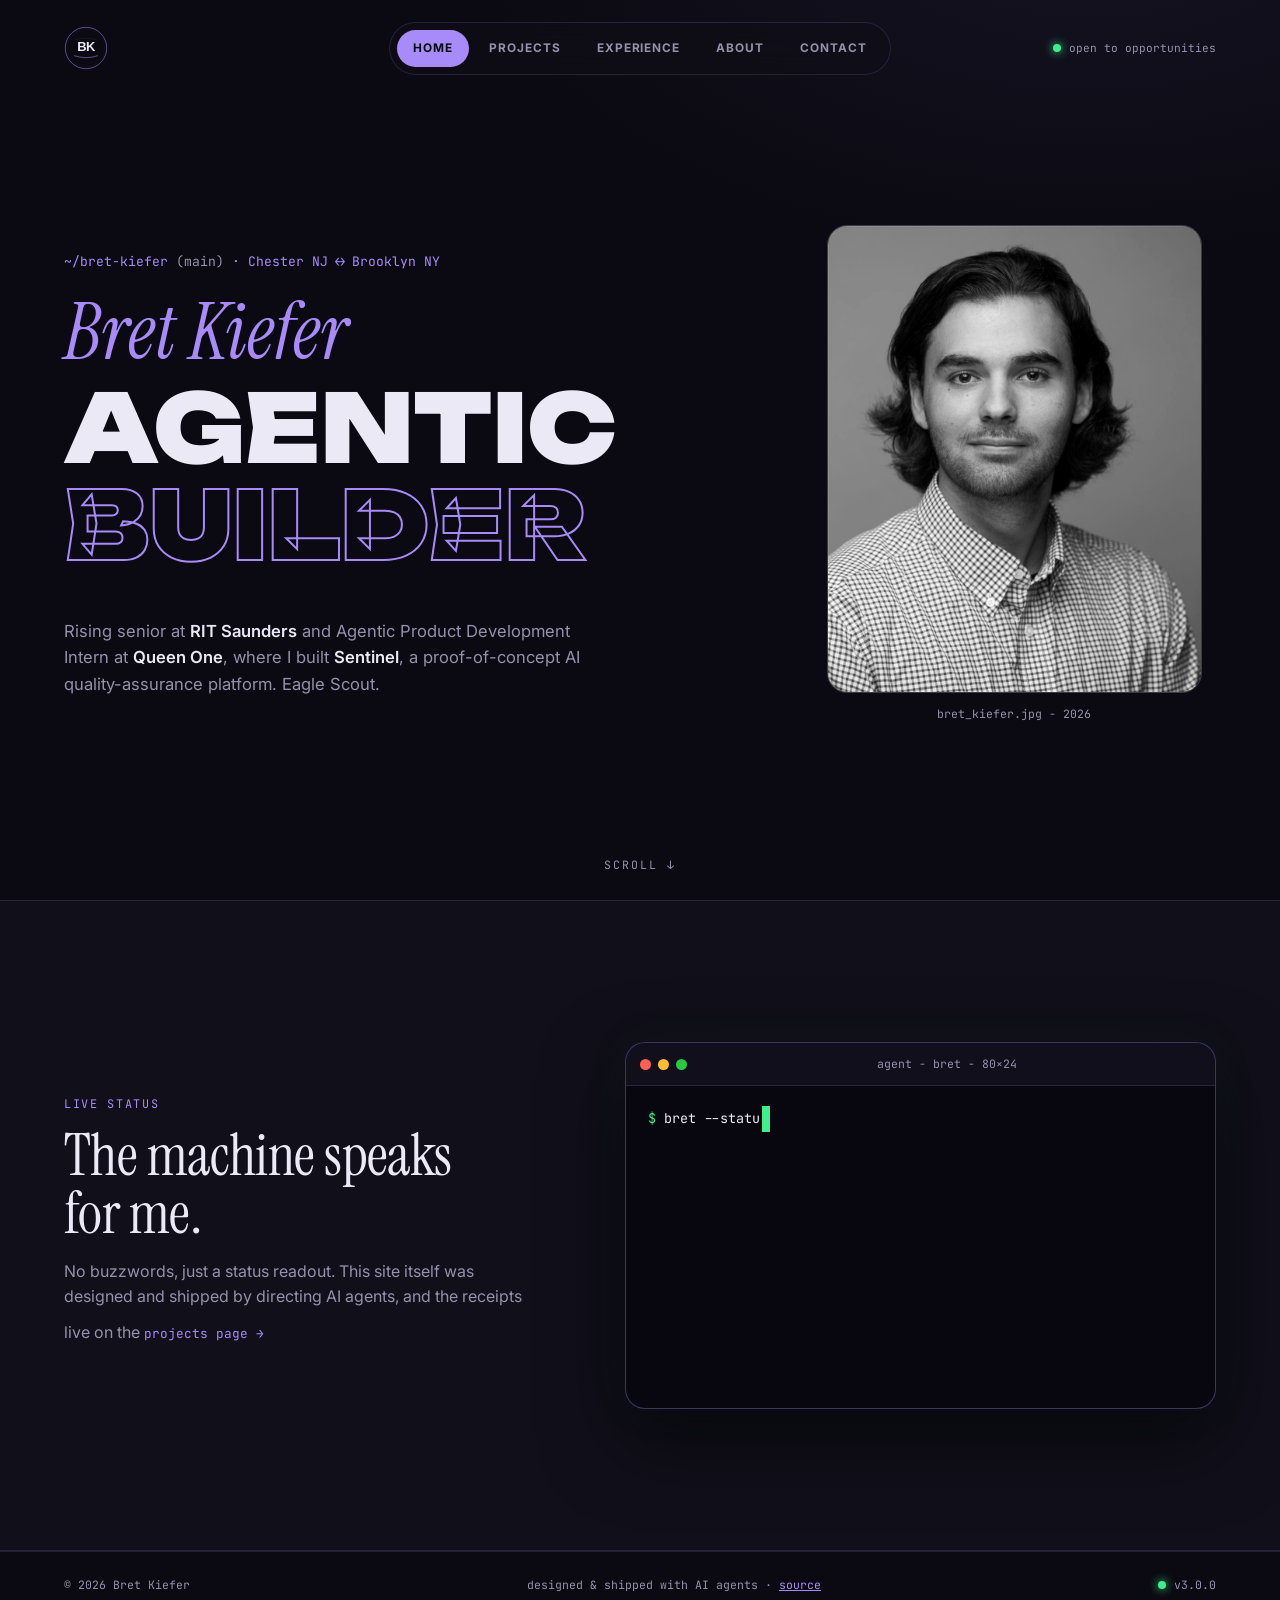
<file: index.html>
<!doctype html>
<html lang="en">
  <head>
    <meta charset="utf-8">
    <meta name="viewport" content="width=device-width, initial-scale=1">
    <title>Bret Kiefer | Agentic Builder</title>
    <meta
      name="description"
      content="Bret Kiefer directs AI agents to build business systems. Agentic Product Development Intern at Queen One, MIS student at RIT Saunders College of Business."
    >
    <meta name="keywords" content="Bret Kiefer, agentic builder, AI agents, MIS, RIT, Saunders College of Business, Queen One, portfolio, resume">
    <meta name="author" content="Bret Kiefer">
    <meta name="robots" content="index, follow">
    <link rel="canonical" href="https://kiefer.xyz/">
    <meta property="og:title" content="Bret Kiefer | Agentic Builder">
    <meta property="og:description" content="Bret Kiefer directs AI agents to build business systems. Agentic Product Development Intern at Queen One, MIS student at RIT Saunders College of Business.">
    <meta property="og:type" content="website">
    <meta property="og:url" content="https://kiefer.xyz/">
    <meta property="og:image" content="https://kiefer.xyz/assets/bret-kiefer-profile.png">
    <meta property="og:site_name" content="Bret Kiefer">
    <meta name="twitter:card" content="summary">
    <meta name="twitter:title" content="Bret Kiefer | Agentic Builder">
    <meta name="twitter:description" content="Directing AI agents to build real business systems.">
    <meta name="twitter:image" content="https://kiefer.xyz/assets/bret-kiefer-profile.png">
    <script type="application/ld+json">
    {
      "@context": "https://schema.org",
      "@type": "Person",
      "name": "Bret Kiefer",
      "url": "https://kiefer.xyz",
      "image": "https://kiefer.xyz/assets/bret-kiefer-profile.png",
      "jobTitle": "Agentic Builder",
      "email": "Bret@kiefer.xyz",
      "sameAs": [
        "https://www.linkedin.com/in/bretkiefer/",
        "https://github.com/Bretmkiefer"
      ],
      "alumniOf": {
        "@type": "CollegeOrUniversity",
        "name": "Rochester Institute of Technology"
      },
      "worksFor": [
        {
          "@type": "Organization",
          "name": "Sweet Valley Venture"
        },
        {
          "@type": "Organization",
          "name": "Queen One"
        }
      ]
    }
    </script>
    <link rel="preconnect" href="https://fonts.googleapis.com">
    <link rel="preconnect" href="https://fonts.gstatic.com" crossorigin>
    <link href="https://fonts.googleapis.com/css2?family=Unbounded:wght@500;700;900&family=Instrument+Serif:ital@0;1&family=Inter:wght@400;500;600;700&family=JetBrains+Mono:wght@400;500;700&display=swap" rel="stylesheet">
    <link rel="icon" href="favicon.svg" type="image/svg+xml">
    <link rel="stylesheet" href="styles.css">
  </head>
  <body>
    <header class="site-header">
      <a class="brand" href="index.html" aria-label="Bret Kiefer home">
        <img class="brand-logo" src="assets/bk-logo.svg" alt="BK" width="40" height="40">
      </a>
      <button class="nav-toggle" type="button" aria-label="Toggle navigation" aria-expanded="false">
        <span></span>
        <span></span>
      </button>
      <nav class="site-nav" aria-label="Primary navigation">
        <a href="index.html" class="active" aria-current="page">Home</a>
        <a href="projects.html">Projects</a>
        <a href="experience.html">Experience</a>
        <a href="about.html">About</a>
        <a href="contact.html">Contact</a>
      </nav>
      <div class="header-status mono">
        <span class="status-dot" aria-hidden="true"></span>
        <span>open to opportunities</span>
      </div>
    </header>

    <main id="top">
      <!-- ============ HERO ============ -->
      <section class="hero home-hero">
        <div class="home-hero-grid">
          <div class="home-hero-copy">
            <p class="hero-kicker mono reveal">~/bret-kiefer <span class="dim">(main)</span> · Chester NJ ↔ Brooklyn NY</p>
            <p class="hero-name serif reveal">Bret Kiefer</p>
            <h1 class="hero-title" aria-label="Agentic Builder">
              <span class="hero-line reveal">Agentic</span>
              <span class="hero-line hero-line-outline reveal">Builder</span>
            </h1>
            <p class="hero-lede reveal">
              Rising senior at <strong>RIT Saunders</strong> and Agentic Product Development Intern at
              <strong>Queen One</strong>, where I built <strong>Sentinel</strong>, a
              proof-of-concept AI quality-assurance platform. Eagle Scout.
            </p>
          </div>
          <figure class="about-media home-portrait reveal">
            <img src="assets/bret-kiefer-profile.jpg" alt="Bret Kiefer headshot">
            <figcaption class="mono">bret_kiefer.jpg - 2026</figcaption>
          </figure>
        </div>
        <a class="scroll-hint mono" href="#terminal-band" aria-label="Scroll to content">scroll ↓</a>
      </section>

      <!-- ============ TERMINAL BAND ============ -->
      <section class="terminal-band" id="terminal-band" aria-label="Live status terminal">
        <div class="terminal-band-inner">
          <div class="terminal-intro">
            <span class="section-label mono">live status</span>
            <h2 class="serif">The machine speaks for&nbsp;me.</h2>
            <p>
              No buzzwords, just a status readout. This site itself was designed and shipped
              by directing AI agents, and the receipts live on the
              <a class="text-link mono" href="projects.html">projects page →</a>
            </p>
          </div>
          <div class="terminal reveal" role="img" aria-label="Terminal showing Bret Kiefer's current status">
            <div class="terminal-bar">
              <span class="t-dot red"></span>
              <span class="t-dot yellow"></span>
              <span class="t-dot green"></span>
              <span class="terminal-title mono">agent - bret - 80×24</span>
            </div>
            <div class="terminal-body mono" id="terminal-body"></div>
          </div>
        </div>
      </section>

    </main>

    <footer class="site-footer mono">
      <span>© 2026 Bret Kiefer</span>
      <span class="footer-build">designed &amp; shipped with AI agents · <a href="https://github.com/Bretmkiefer/Kiefer.XYZ" target="_blank" rel="noopener">source</a></span>
      <span class="footer-status"><span class="status-dot" aria-hidden="true"></span> v3.0.0</span>
    </footer>

    <script src="script.js"></script>
  </body>
</html>
</file>
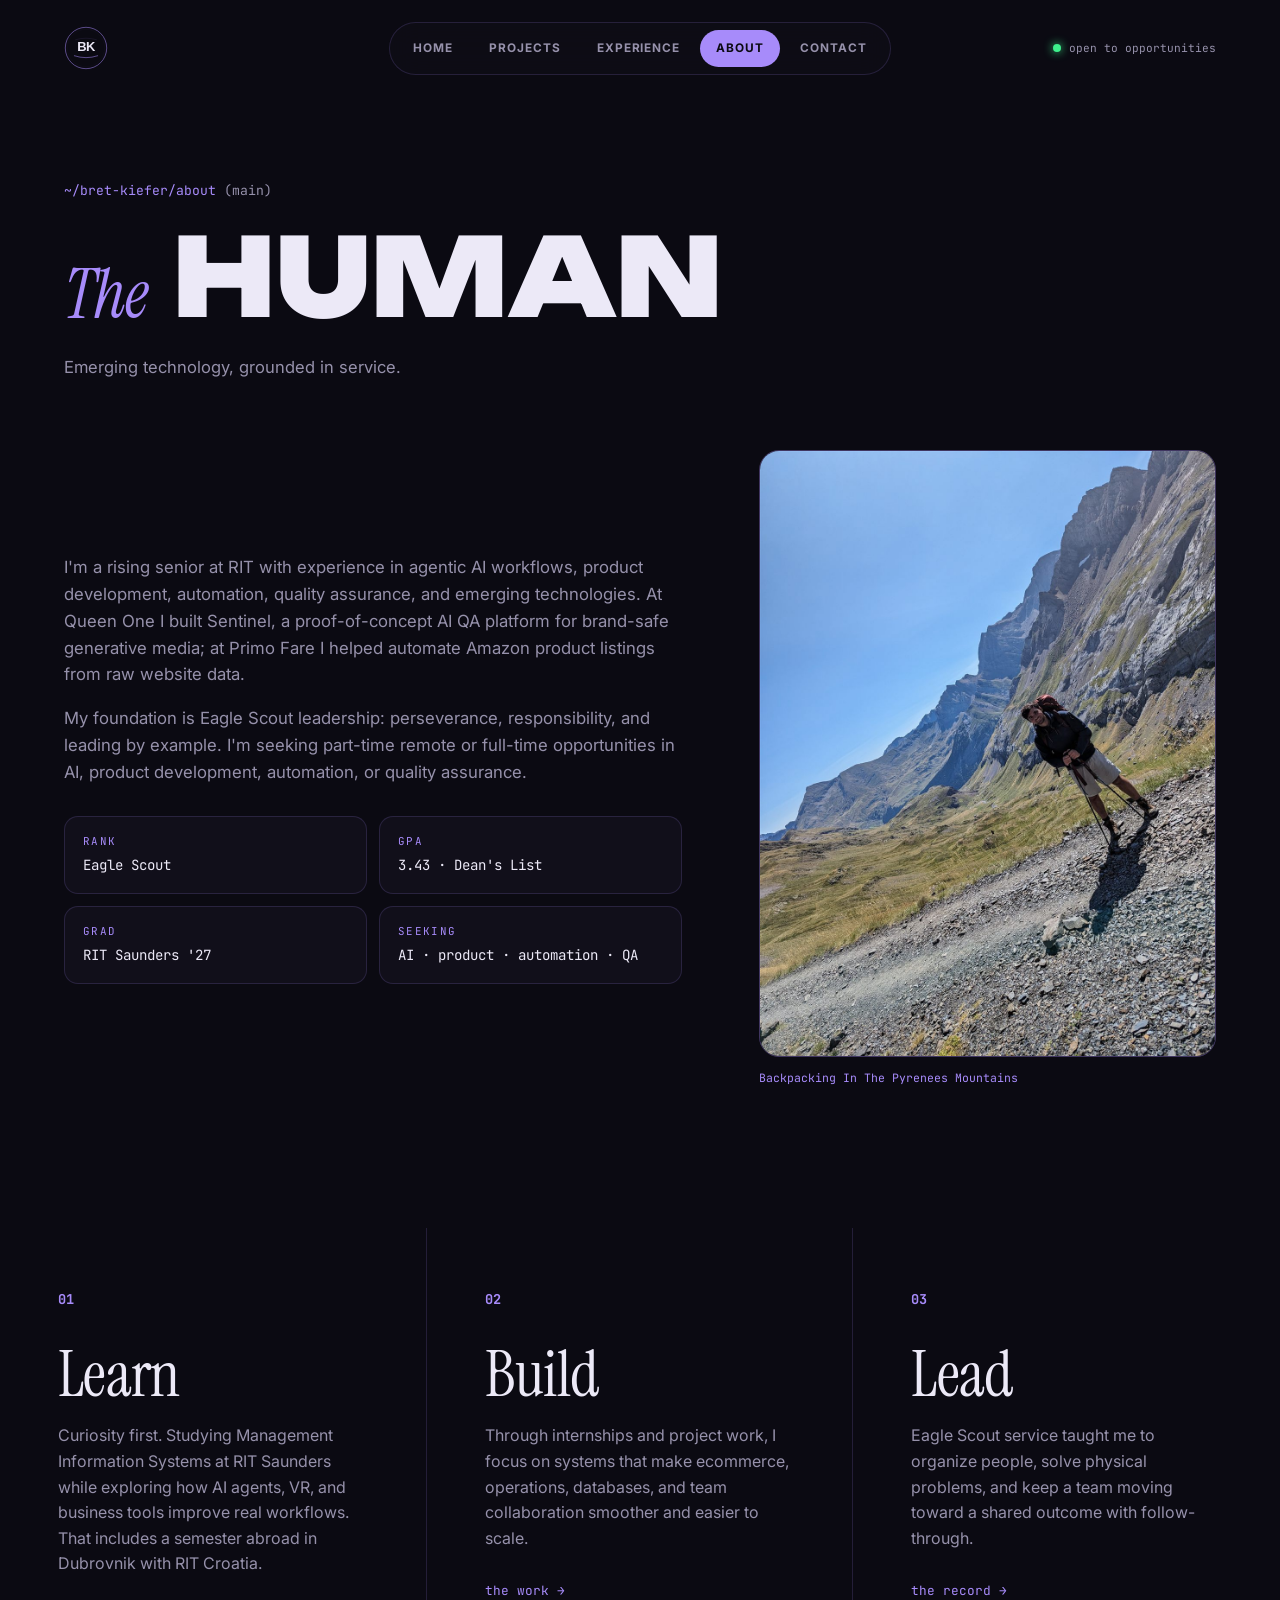
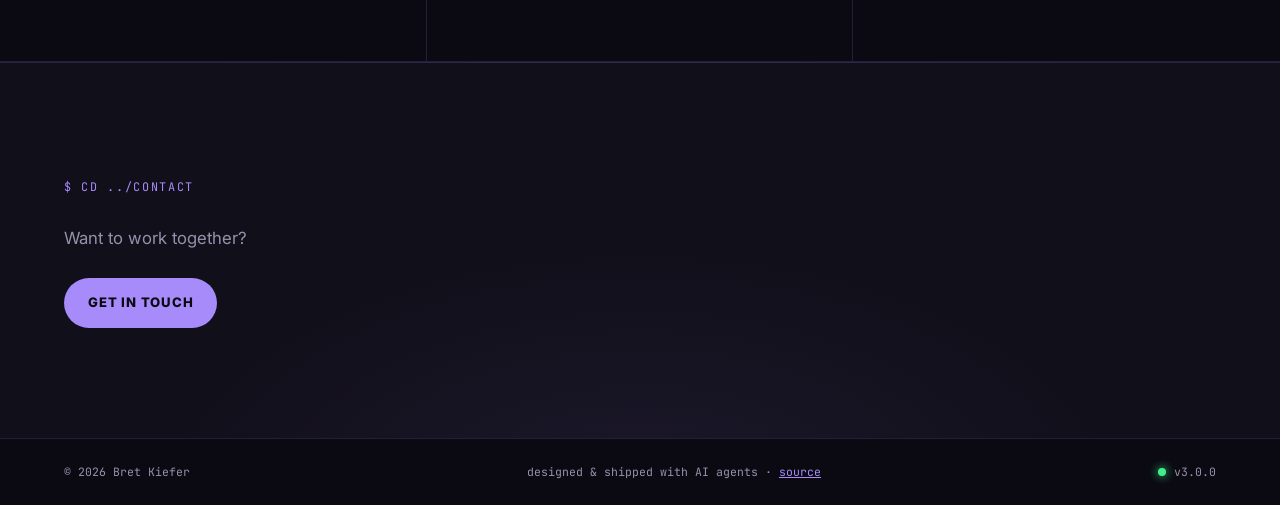
<file: about.html>
<!doctype html>
<html lang="en">
  <head>
    <meta charset="utf-8">
    <meta name="viewport" content="width=device-width, initial-scale=1">
    <title>About | Bret Kiefer</title>
    <meta
      name="description"
      content="About Bret Kiefer. Eagle Scout, MIS student at RIT Saunders, and agentic AI builder."
    >
    <meta name="keywords" content="Bret Kiefer, about, Eagle Scout, RIT, Saunders College of Business, agentic AI, portfolio">
    <meta name="author" content="Bret Kiefer">
    <meta name="robots" content="index, follow">
    <link rel="canonical" href="https://kiefer.xyz/about.html">
    <meta property="og:title" content="About | Bret Kiefer">
    <meta property="og:description" content="About Bret Kiefer. Eagle Scout, MIS student at RIT Saunders, and agentic AI builder.">
    <meta property="og:type" content="website">
    <meta property="og:url" content="https://kiefer.xyz/about.html">
    <meta property="og:image" content="https://kiefer.xyz/assets/bret-kiefer-profile.png">
    <meta name="twitter:card" content="summary">
    <meta name="twitter:title" content="About | Bret Kiefer">
    <meta name="twitter:description" content="About Bret Kiefer. Eagle Scout, MIS student at RIT Saunders, and agentic AI builder.">
    <link rel="preconnect" href="https://fonts.googleapis.com">
    <link rel="preconnect" href="https://fonts.gstatic.com" crossorigin>
    <link href="https://fonts.googleapis.com/css2?family=Unbounded:wght@500;700;900&family=Instrument+Serif:ital@0;1&family=Inter:wght@400;500;600;700&family=JetBrains+Mono:wght@400;500;700&display=swap" rel="stylesheet">
    <link rel="icon" href="favicon.svg" type="image/svg+xml">
    <link rel="stylesheet" href="styles.css">
  </head>
  <body>
    <header class="site-header">
      <a class="brand" href="index.html" aria-label="Bret Kiefer home">
        <img class="brand-logo" src="assets/bk-logo.svg" alt="BK" width="40" height="40">
      </a>
      <button class="nav-toggle" type="button" aria-label="Toggle navigation" aria-expanded="false">
        <span></span>
        <span></span>
      </button>
      <nav class="site-nav" aria-label="Primary navigation">
        <a href="index.html">Home</a>
        <a href="projects.html">Projects</a>
        <a href="experience.html">Experience</a>
        <a href="about.html" class="active" aria-current="page">About</a>
        <a href="contact.html">Contact</a>
      </nav>
      <div class="header-status mono">
        <span class="status-dot" aria-hidden="true"></span>
        <span>open to opportunities</span>
      </div>
    </header>

    <main id="top">
      <section class="page-hero">
        <p class="hero-kicker mono reveal">~/bret-kiefer/about <span class="dim">(main)</span></p>
        <h1 class="page-title reveal">
          <span class="serif-italic page-title-accent">The</span> Human
        </h1>
        <p class="page-sub reveal">
          Emerging technology, grounded in service.
        </p>
      </section>

      <section class="about-section page-about" aria-label="About Bret Kiefer">
        <div class="about-grid">
          <div class="about-copy">
            <p>
              I'm a rising senior at RIT with experience in agentic AI workflows, product
              development, automation, quality assurance, and emerging technologies. At Queen
              One I built Sentinel, a proof-of-concept AI QA platform for brand-safe generative
              media; at Primo Fare I helped automate Amazon product listings from raw website data.
            </p>
            <p>
              My foundation is Eagle Scout leadership: perseverance, responsibility, and
              leading by example. I'm seeking part-time remote or full-time opportunities in
              AI, product development, automation, or quality assurance.
            </p>
            <div class="about-facts mono">
              <div class="fact reveal"><span class="fact-key">rank</span><span class="fact-val">Eagle Scout</span></div>
              <div class="fact reveal"><span class="fact-key">gpa</span><span class="fact-val">3.43 · Dean's List</span></div>
              <div class="fact reveal"><span class="fact-key">grad</span><span class="fact-val">RIT Saunders '27</span></div>
              <div class="fact reveal"><span class="fact-key">seeking</span><span class="fact-val">AI · product · automation · QA</span></div>
            </div>
          </div>
          <figure class="about-media reveal">
            <img src="assets/pyrenees.jpg" alt="Bret Kiefer backpacking on a mountain trail in the Pyrenees" loading="lazy">
            <figcaption class="mono">Backpacking In The Pyrenees Mountains</figcaption>
          </figure>
        </div>
      </section>

      <section class="principles" aria-label="Focus areas">
        <article class="reveal">
          <span class="number mono">01</span>
          <h2 class="serif">Learn</h2>
          <p>
            Curiosity first. Studying Management Information Systems at RIT Saunders while
            exploring how AI agents, VR, and business tools improve real workflows. That
            includes a semester abroad in Dubrovnik with RIT Croatia.
          </p>
        </article>
        <article class="reveal">
          <span class="number mono">02</span>
          <h2 class="serif">Build</h2>
          <p>
            Through internships and project work, I focus on systems that make ecommerce,
            operations, databases, and team collaboration smoother and easier to scale.
          </p>
          <a class="text-link mono" href="projects.html">the work →</a>
        </article>
        <article class="reveal">
          <span class="number mono">03</span>
          <h2 class="serif">Lead</h2>
          <p>
            Eagle Scout service taught me to organize people, solve physical problems, and
            keep a team moving toward a shared outcome with follow-through.
          </p>
          <a class="text-link mono" href="experience.html">the record →</a>
        </article>
      </section>

      <section class="next-up" aria-label="Continue">
        <div class="next-up-inner">
          <span class="section-label mono">$ cd ../contact</span>
          <p class="page-next-copy">Want to work together?</p>
          <a class="button solid" href="contact.html">Get in touch</a>
        </div>
      </section>
    </main>

    <footer class="site-footer mono">
      <span>© 2026 Bret Kiefer</span>
      <span class="footer-build">designed &amp; shipped with AI agents · <a href="https://github.com/Bretmkiefer/Kiefer.XYZ" target="_blank" rel="noopener">source</a></span>
      <span class="footer-status"><span class="status-dot" aria-hidden="true"></span> v3.0.0</span>
    </footer>

    <script src="script.js"></script>
  </body>
</html>
</file>
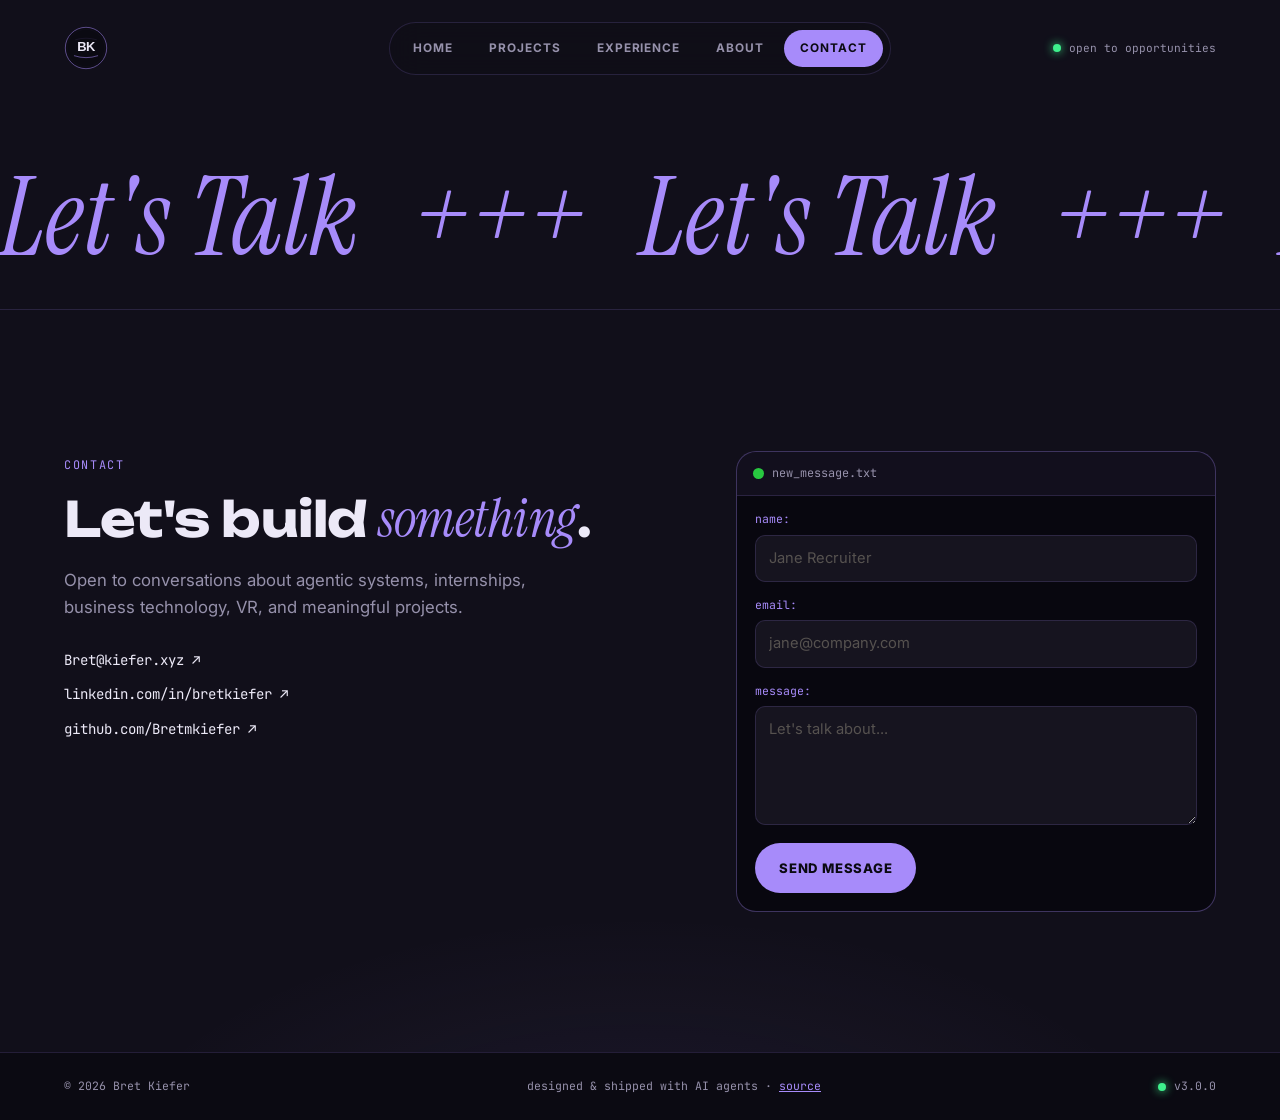
<file: contact.html>
<!doctype html>
<html lang="en">
  <head>
    <meta charset="utf-8">
    <meta name="viewport" content="width=device-width, initial-scale=1">
    <title>Contact | Bret Kiefer</title>
    <meta
      name="description"
      content="Contact Bret Kiefer. Open to conversations about agentic systems, internships, business technology, and meaningful projects."
    >
    <meta name="keywords" content="Bret Kiefer, contact, email, LinkedIn, GitHub, hire">
    <meta name="author" content="Bret Kiefer">
    <meta name="robots" content="index, follow">
    <link rel="canonical" href="https://kiefer.xyz/contact.html">
    <meta property="og:title" content="Contact | Bret Kiefer">
    <meta property="og:description" content="Contact Bret Kiefer. Open to conversations about agentic systems, internships, and meaningful projects.">
    <meta property="og:type" content="website">
    <meta property="og:url" content="https://kiefer.xyz/contact.html">
    <meta property="og:image" content="https://kiefer.xyz/assets/bret-kiefer-profile.png">
    <meta name="twitter:card" content="summary">
    <meta name="twitter:title" content="Contact | Bret Kiefer">
    <meta name="twitter:description" content="Contact Bret Kiefer. Let's build something.">
    <link rel="preconnect" href="https://fonts.googleapis.com">
    <link rel="preconnect" href="https://fonts.gstatic.com" crossorigin>
    <link href="https://fonts.googleapis.com/css2?family=Unbounded:wght@500;700;900&family=Instrument+Serif:ital@0;1&family=Inter:wght@400;500;600;700&family=JetBrains+Mono:wght@400;500;700&display=swap" rel="stylesheet">
    <link rel="icon" href="favicon.svg" type="image/svg+xml">
    <link rel="stylesheet" href="styles.css">
  </head>
  <body>
    <header class="site-header">
      <a class="brand" href="index.html" aria-label="Bret Kiefer home">
        <img class="brand-logo" src="assets/bk-logo.svg" alt="BK" width="40" height="40">
      </a>
      <button class="nav-toggle" type="button" aria-label="Toggle navigation" aria-expanded="false">
        <span></span>
        <span></span>
      </button>
      <nav class="site-nav" aria-label="Primary navigation">
        <a href="index.html">Home</a>
        <a href="projects.html">Projects</a>
        <a href="experience.html">Experience</a>
        <a href="about.html">About</a>
        <a href="contact.html" class="active" aria-current="page">Contact</a>
      </nav>
      <div class="header-status mono">
        <span class="status-dot" aria-hidden="true"></span>
        <span>open to opportunities</span>
      </div>
    </header>

    <main id="top">
      <section class="contact-section page-contact" aria-labelledby="contact-title">
        <div class="talk-marquee serif" aria-hidden="true">
          <div class="marquee-track">
            <span>Let's Talk&ensp;+++&ensp;Let's Talk&ensp;+++&ensp;Let's Talk&ensp;+++&ensp;Let's Talk&ensp;+++&ensp;</span>
            <span>Let's Talk&ensp;+++&ensp;Let's Talk&ensp;+++&ensp;Let's Talk&ensp;+++&ensp;Let's Talk&ensp;+++&ensp;</span>
          </div>
        </div>
        <div class="contact-inner">
          <div class="contact-copy">
            <span class="section-label mono">contact</span>
            <h2 id="contact-title">Let's build <span class="serif-italic">something</span>.</h2>
            <p>
              Open to conversations about agentic systems, internships, business technology,
              VR, and meaningful projects.
            </p>
            <div class="contact-links mono">
              <a href="mailto:Bret@kiefer.xyz">Bret@kiefer.xyz ↗</a>
              <a href="https://www.linkedin.com/in/bretkiefer/" target="_blank" rel="noopener">linkedin.com/in/bretkiefer ↗</a>
              <a href="https://github.com/Bretmkiefer" target="_blank" rel="noopener">github.com/Bretmkiefer ↗</a>
            </div>
          </div>
          <form class="contact-form" action="mailto:Bret@kiefer.xyz" method="post" enctype="text/plain">
            <div class="form-bar mono">
              <span class="t-dot green"></span>
              <span>new_message.txt</span>
            </div>
            <label>
              <span class="mono">name:</span>
              <input type="text" name="name" autocomplete="name" placeholder="Jane Recruiter">
            </label>
            <label>
              <span class="mono">email:</span>
              <input type="email" name="email" autocomplete="email" placeholder="jane@company.com">
            </label>
            <label>
              <span class="mono">message:</span>
              <textarea name="message" rows="4" placeholder="Let's talk about..."></textarea>
            </label>
            <button type="submit" class="button solid">Send message</button>
          </form>
        </div>
      </section>
    </main>

    <footer class="site-footer mono">
      <span>© 2026 Bret Kiefer</span>
      <span class="footer-build">designed &amp; shipped with AI agents · <a href="https://github.com/Bretmkiefer/Kiefer.XYZ" target="_blank" rel="noopener">source</a></span>
      <span class="footer-status"><span class="status-dot" aria-hidden="true"></span> v3.0.0</span>
    </footer>

    <script src="script.js"></script>
  </body>
</html>
</file>
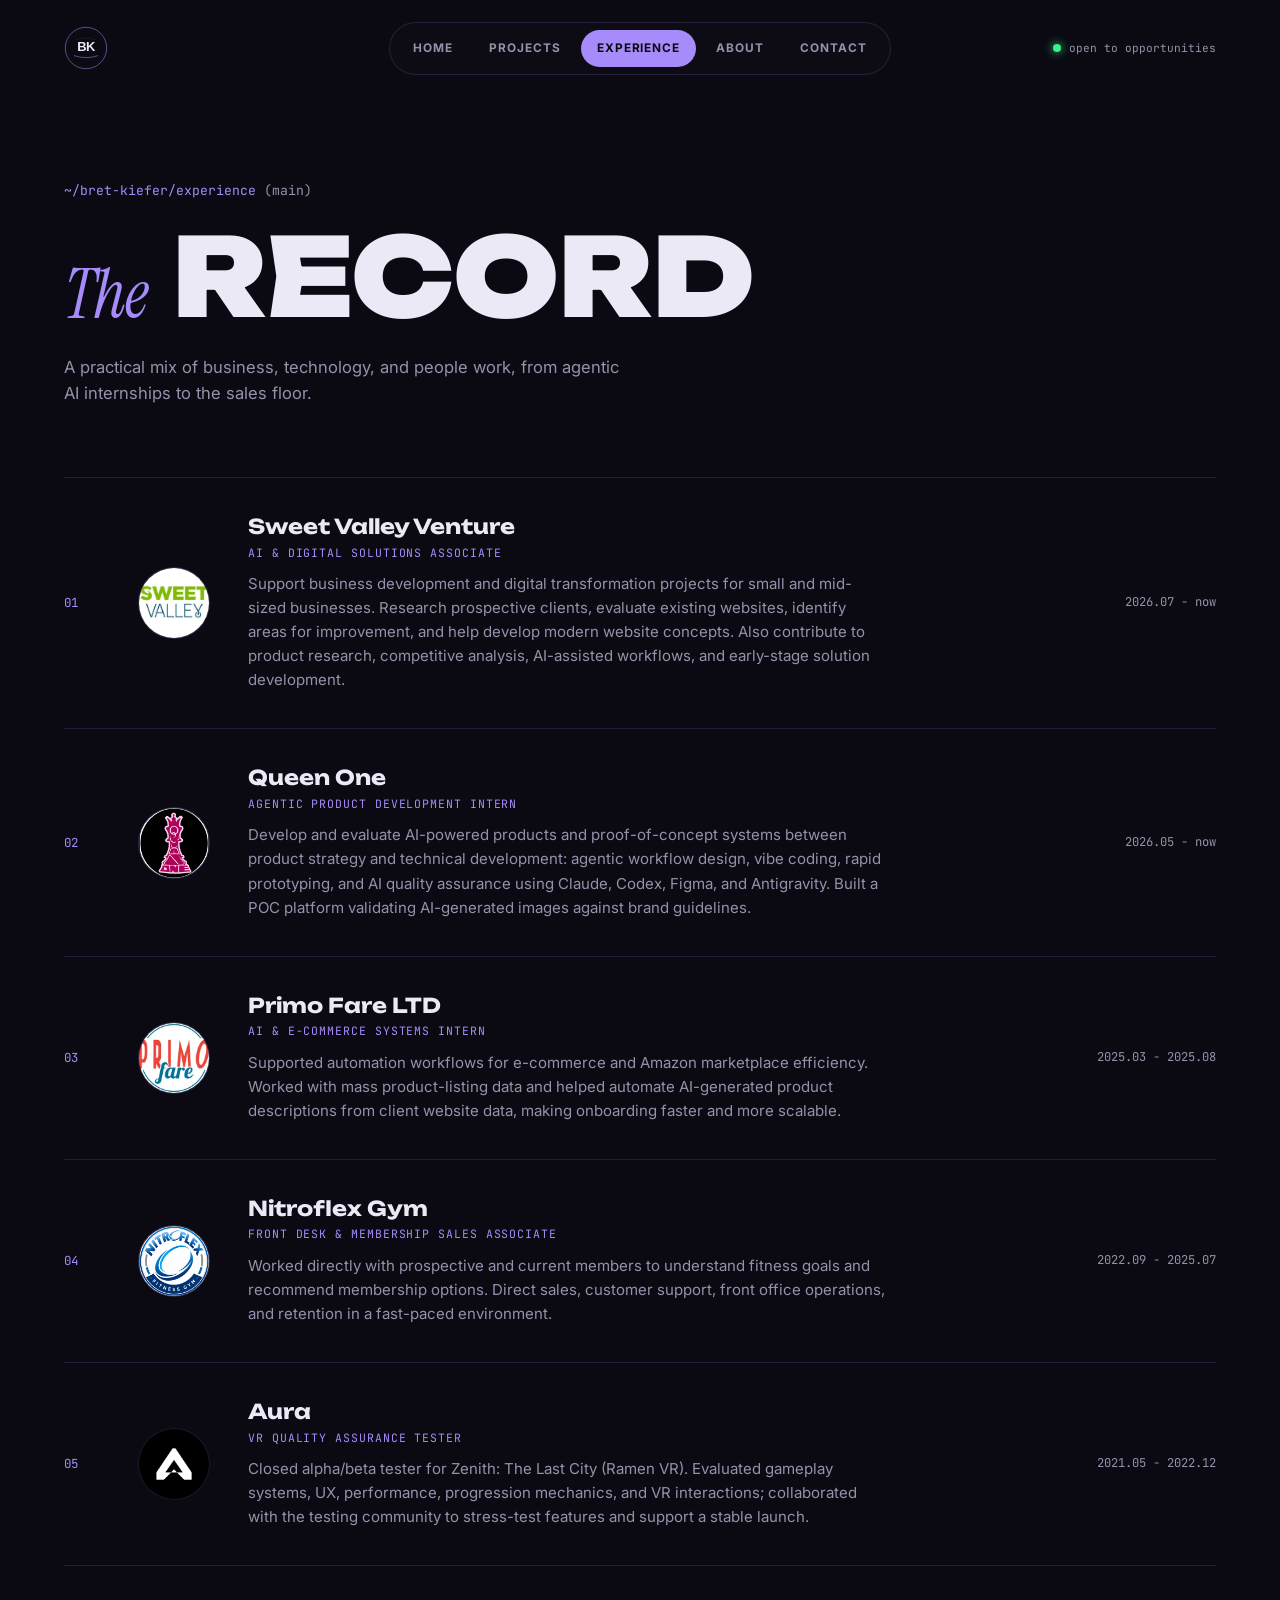
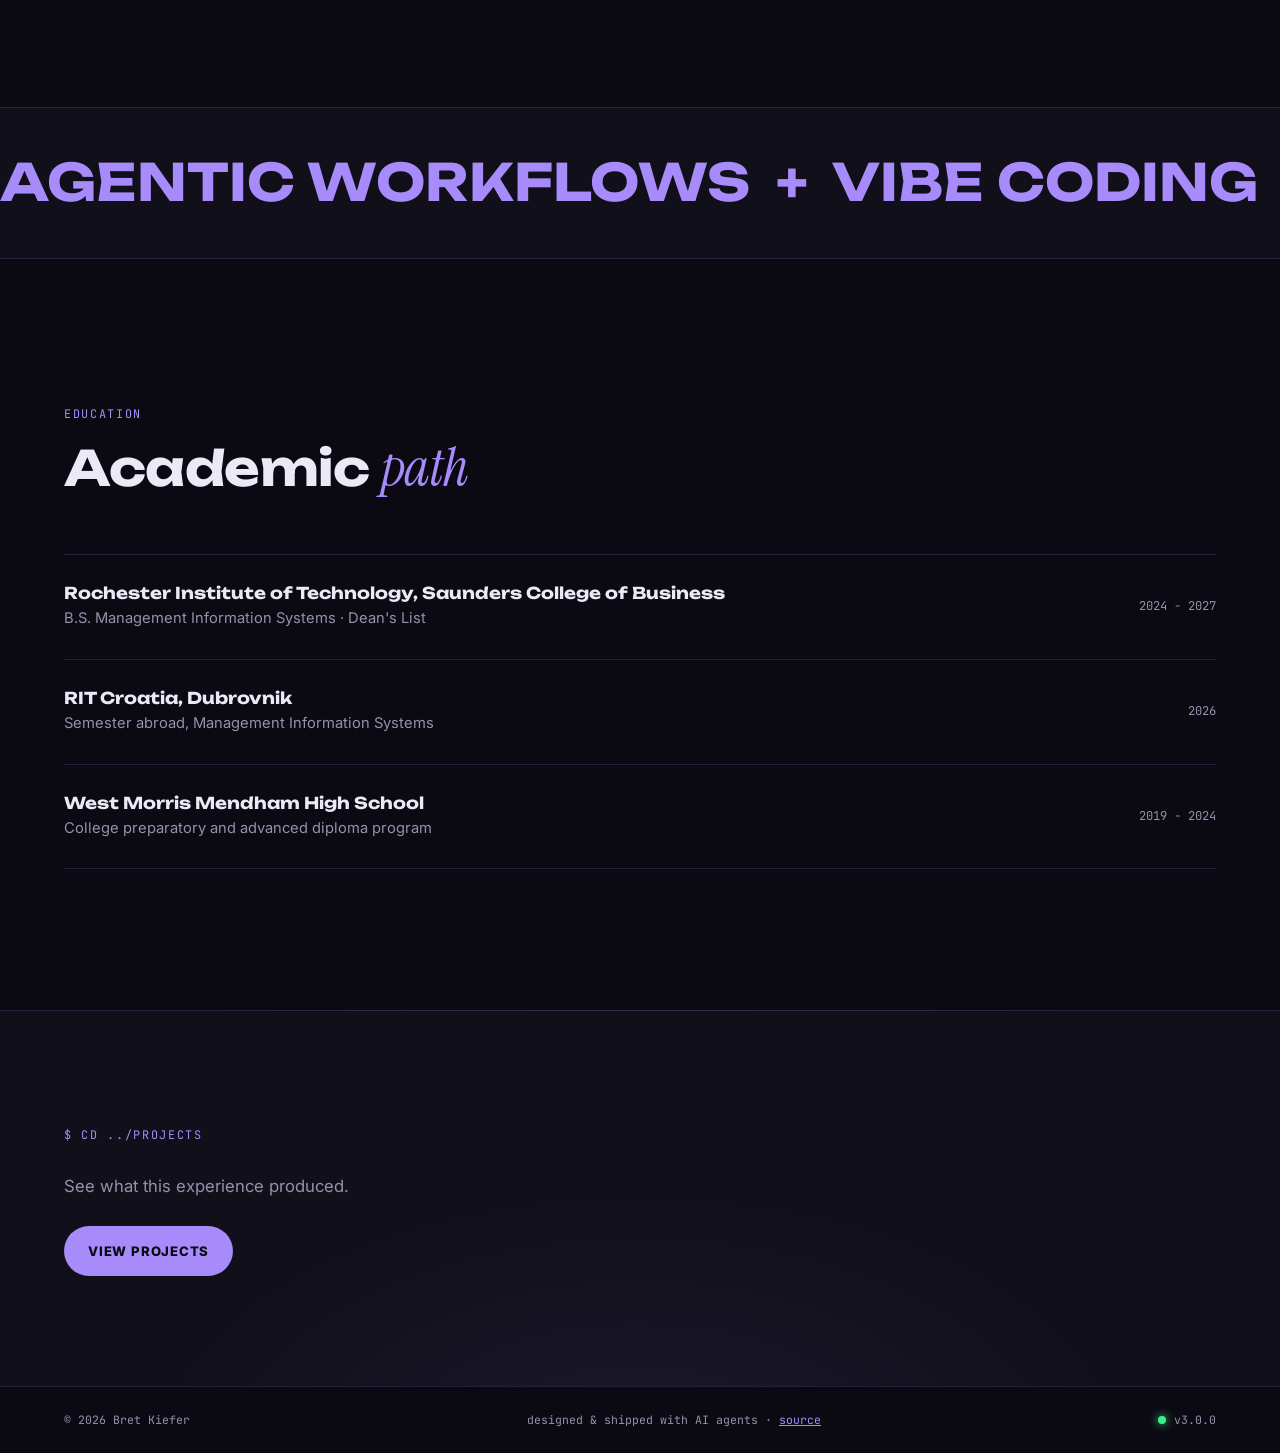
<file: experience.html>
<!doctype html>
<html lang="en">
  <head>
    <meta charset="utf-8">
    <meta name="viewport" content="width=device-width, initial-scale=1">
    <title>Experience | Bret Kiefer</title>
    <meta
      name="description"
      content="Bret Kiefer's experience at Queen One, Primo Fare, Nitroflex, and Aura, plus education at RIT Saunders College of Business."
    >
    <meta name="keywords" content="Bret Kiefer, experience, resume, Queen One, Primo Fare, Nitroflex, Aura, RIT, internship">
    <meta name="author" content="Bret Kiefer">
    <meta name="robots" content="index, follow">
    <link rel="canonical" href="https://kiefer.xyz/experience.html">
    <meta property="og:title" content="Experience | Bret Kiefer">
    <meta property="og:description" content="Bret Kiefer's experience at Queen One, Primo Fare, Nitroflex, and Aura, plus education at RIT Saunders College of Business.">
    <meta property="og:type" content="website">
    <meta property="og:url" content="https://kiefer.xyz/experience.html">
    <meta property="og:image" content="https://kiefer.xyz/assets/bret-kiefer-profile.png">
    <meta name="twitter:card" content="summary">
    <meta name="twitter:title" content="Experience | Bret Kiefer">
    <meta name="twitter:description" content="Bret Kiefer's experience at Queen One, Primo Fare, Nitroflex, Aura, and RIT Saunders.">
    <link rel="preconnect" href="https://fonts.googleapis.com">
    <link rel="preconnect" href="https://fonts.gstatic.com" crossorigin>
    <link href="https://fonts.googleapis.com/css2?family=Unbounded:wght@500;700;900&family=Instrument+Serif:ital@0;1&family=Inter:wght@400;500;600;700&family=JetBrains+Mono:wght@400;500;700&display=swap" rel="stylesheet">
    <link rel="icon" href="favicon.svg" type="image/svg+xml">
    <link rel="stylesheet" href="styles.css">
  </head>
  <body>
    <header class="site-header">
      <a class="brand" href="index.html" aria-label="Bret Kiefer home">
        <img class="brand-logo" src="assets/bk-logo.svg" alt="BK" width="40" height="40">
      </a>
      <button class="nav-toggle" type="button" aria-label="Toggle navigation" aria-expanded="false">
        <span></span>
        <span></span>
      </button>
      <nav class="site-nav" aria-label="Primary navigation">
        <a href="index.html">Home</a>
        <a href="projects.html">Projects</a>
        <a href="experience.html" class="active" aria-current="page">Experience</a>
        <a href="about.html">About</a>
        <a href="contact.html">Contact</a>
      </nav>
      <div class="header-status mono">
        <span class="status-dot" aria-hidden="true"></span>
        <span>open to opportunities</span>
      </div>
    </header>

    <main id="top">
      <section class="page-hero">
        <p class="hero-kicker mono reveal">~/bret-kiefer/experience <span class="dim">(main)</span></p>
        <h1 class="page-title reveal">
          <span class="serif-italic page-title-accent">The</span> Record
        </h1>
        <p class="page-sub reveal">
          A practical mix of business, technology, and people work, from agentic AI
          internships to the sales floor.
        </p>
      </section>

      <section class="experience-section page-list" aria-label="Work experience">
        <div class="xp-list">
          <article class="xp-row reveal">
            <span class="xp-index mono">01</span>
            <div class="xp-logo"><img src="assets/sweet-valley-logo.png" alt="Sweet Valley Venture logo" loading="lazy"></div>
            <div class="xp-main">
              <h3>Sweet Valley Venture</h3>
              <p class="xp-role mono">AI &amp; Digital Solutions Associate</p>
              <p>
                Support business development and digital transformation projects for small
                and mid-sized businesses. Research prospective clients, evaluate existing
                websites, identify areas for improvement, and help develop modern website
                concepts. Also contribute to product research, competitive analysis,
                AI-assisted workflows, and early-stage solution development.
              </p>
            </div>
            <time class="mono">2026.07 - now</time>
          </article>
          <article class="xp-row reveal">
            <span class="xp-index mono">02</span>
            <div class="xp-logo"><img src="assets/queen-one-logo-sm.png" alt="Queen One logo" loading="lazy"></div>
            <div class="xp-main">
              <h3>Queen One</h3>
              <p class="xp-role mono">Agentic Product Development Intern</p>
              <p>
                Develop and evaluate AI-powered products and proof-of-concept systems between
                product strategy and technical development: agentic workflow design, vibe
                coding, rapid prototyping, and AI quality assurance using Claude, Codex,
                Figma, and Antigravity. Built a POC platform validating AI-generated images
                against brand guidelines.
              </p>
            </div>
            <time class="mono">2026.05 - now</time>
          </article>
          <article class="xp-row reveal">
            <span class="xp-index mono">03</span>
            <div class="xp-logo"><img src="assets/primo-fare-logo-sm.png" alt="Primo Fare logo" loading="lazy"></div>
            <div class="xp-main">
              <h3>Primo Fare LTD</h3>
              <p class="xp-role mono">AI &amp; E-Commerce Systems Intern</p>
              <p>
                Supported automation workflows for e-commerce and Amazon marketplace
                efficiency. Worked with mass product-listing data and helped automate
                AI-generated product descriptions from client website data, making
                onboarding faster and more scalable.
              </p>
            </div>
            <time class="mono">2025.03 - 2025.08</time>
          </article>
          <article class="xp-row reveal">
            <span class="xp-index mono">04</span>
            <div class="xp-logo"><img src="assets/nitroflex-logo-sm.png" alt="Nitroflex Gym logo" loading="lazy"></div>
            <div class="xp-main">
              <h3>Nitroflex Gym</h3>
              <p class="xp-role mono">Front Desk &amp; Membership Sales Associate</p>
              <p>
                Worked directly with prospective and current members to understand fitness
                goals and recommend membership options. Direct sales, customer support,
                front office operations, and retention in a fast-paced environment.
              </p>
            </div>
            <time class="mono">2022.09 - 2025.07</time>
          </article>
          <article class="xp-row reveal">
            <span class="xp-index mono">05</span>
            <div class="xp-logo dark"><img src="assets/aura-logo.png" alt="Aura logo" loading="lazy"></div>
            <div class="xp-main">
              <h3>Aura</h3>
              <p class="xp-role mono">VR Quality Assurance Tester</p>
              <p>
                Closed alpha/beta tester for Zenith: The Last City (Ramen VR). Evaluated
                gameplay systems, UX, performance, progression mechanics, and VR interactions;
                collaborated with the testing community to stress-test features and support
                a stable launch.
              </p>
            </div>
            <time class="mono">2021.05 - 2022.12</time>
          </article>
        </div>
      </section>

      <section class="marquee-band" aria-label="Skills">
        <div class="marquee-track display" aria-hidden="true">
          <span>Agentic Workflows&ensp;+&ensp;Vibe Coding&ensp;+&ensp;AI Quality Assurance&ensp;+&ensp;Rapid Prototyping&ensp;+&ensp;Virtual Reality&ensp;+&ensp;Team Leadership&ensp;+&ensp;</span>
          <span>Agentic Workflows&ensp;+&ensp;Vibe Coding&ensp;+&ensp;AI Quality Assurance&ensp;+&ensp;Rapid Prototyping&ensp;+&ensp;Virtual Reality&ensp;+&ensp;Team Leadership&ensp;+&ensp;</span>
        </div>
      </section>

      <section class="education-section" aria-labelledby="education-title">
        <div class="section-head">
          <span class="section-label mono">education</span>
          <h2 id="education-title">Academic <span class="serif-italic">path</span></h2>
        </div>
        <div class="edu-list">
          <article class="edu-row reveal">
            <div>
              <h3>Rochester Institute of Technology, Saunders College of Business</h3>
              <p>B.S. Management Information Systems · Dean's List</p>
            </div>
            <time class="mono">2024 - 2027</time>
          </article>
          <article class="edu-row reveal">
            <div>
              <h3>RIT Croatia, Dubrovnik</h3>
              <p>Semester abroad, Management Information Systems</p>
            </div>
            <time class="mono">2026</time>
          </article>
          <article class="edu-row reveal">
            <div>
              <h3>West Morris Mendham High School</h3>
              <p>College preparatory and advanced diploma program</p>
            </div>
            <time class="mono">2019 - 2024</time>
          </article>
        </div>
      </section>

      <section class="next-up" aria-label="Continue">
        <div class="next-up-inner">
          <span class="section-label mono">$ cd ../projects</span>
          <p class="page-next-copy">See what this experience produced.</p>
          <a class="button solid" href="projects.html">View projects</a>
        </div>
      </section>
    </main>

    <footer class="site-footer mono">
      <span>© 2026 Bret Kiefer</span>
      <span class="footer-build">designed &amp; shipped with AI agents · <a href="https://github.com/Bretmkiefer/Kiefer.XYZ" target="_blank" rel="noopener">source</a></span>
      <span class="footer-status"><span class="status-dot" aria-hidden="true"></span> v3.0.0</span>
    </footer>

    <script src="script.js"></script>
  </body>
</html>
</file>
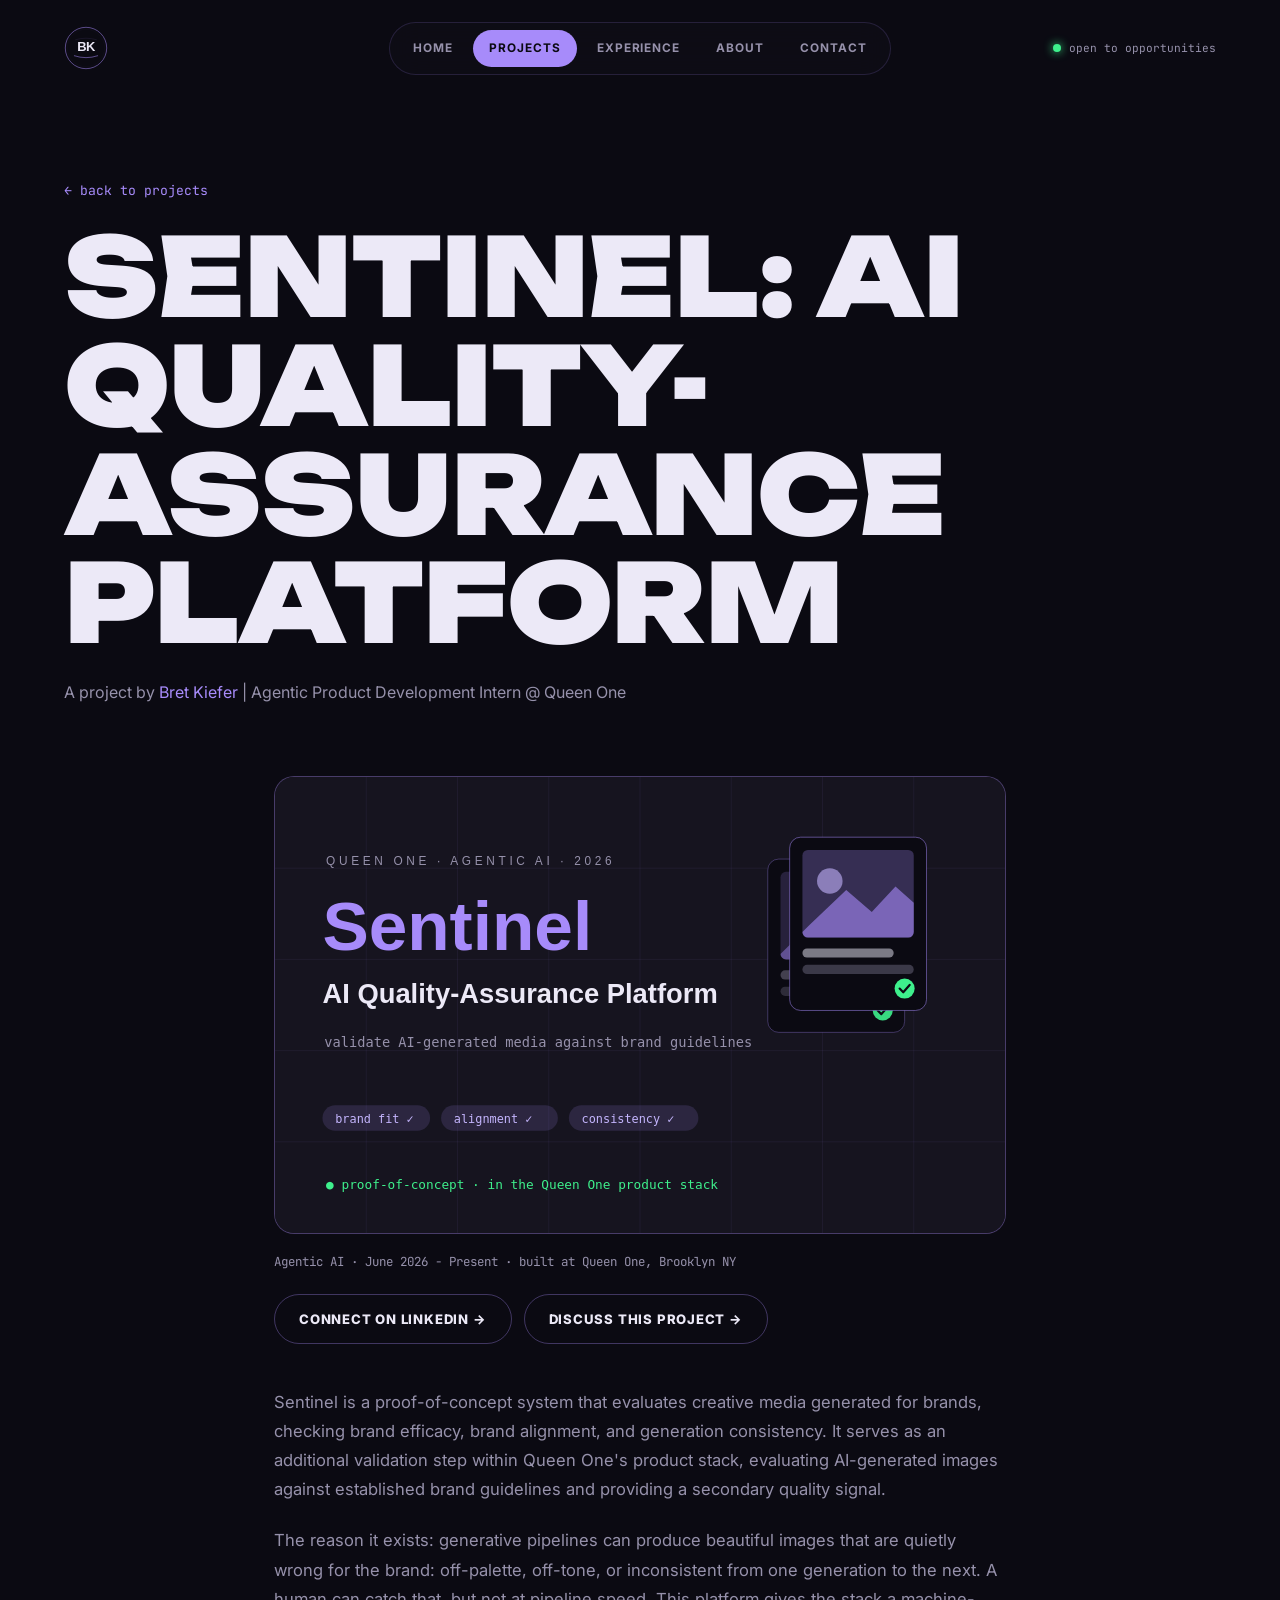
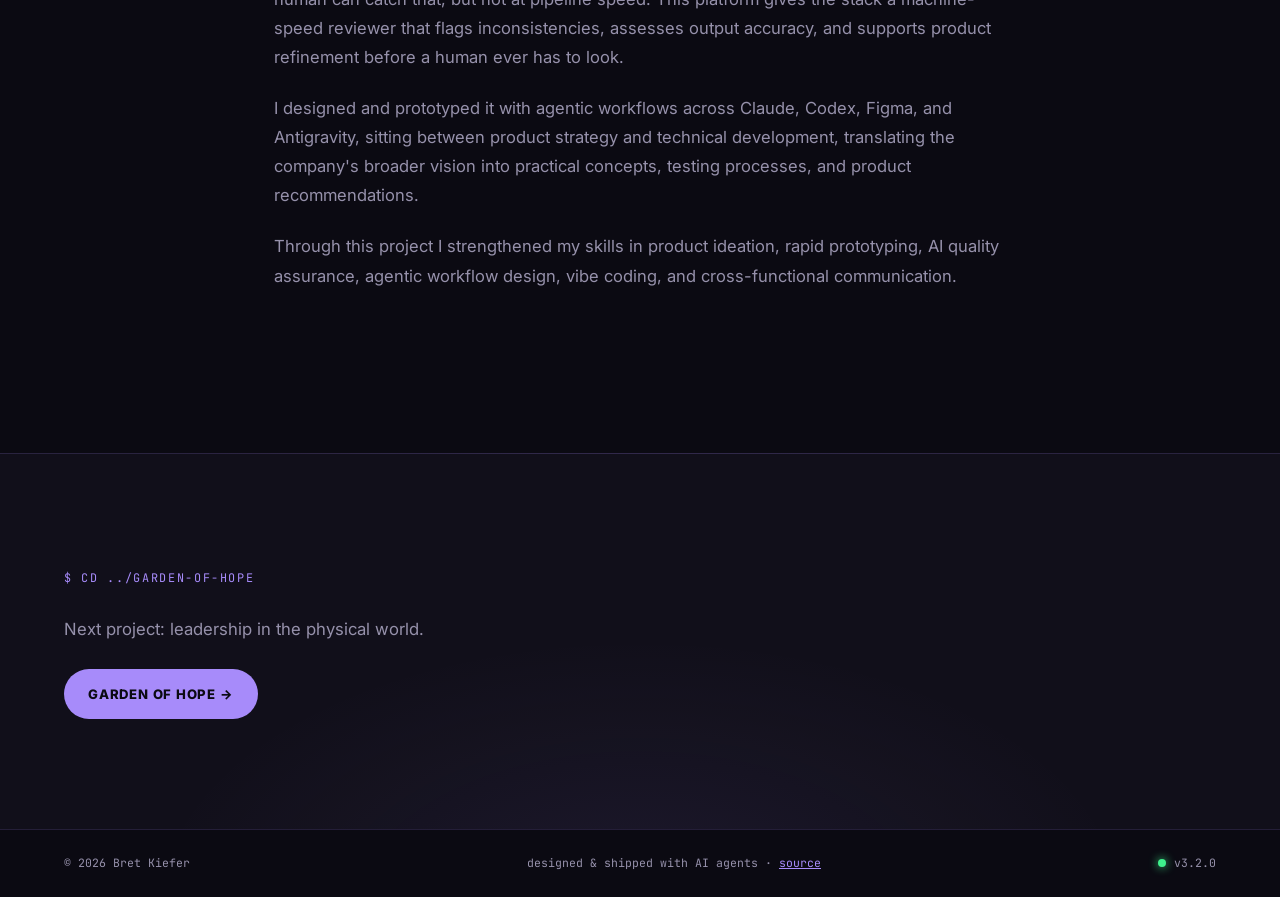
<file: project-ai-qa.html>
<!doctype html>
<html lang="en">
  <head>
    <meta charset="utf-8">
    <meta name="viewport" content="width=device-width, initial-scale=1">
    <title>Sentinel: AI Quality-Assurance Platform | Bret Kiefer</title>
    <meta
      name="description"
      content="Proof-of-concept AI quality-assurance platform validating AI-generated images against brand guidelines, built by Bret Kiefer at Queen One."
    >
    <meta property="og:title" content="Sentinel: AI Quality-Assurance Platform | Bret Kiefer">
    <meta property="og:description" content="Validating AI-generated media against brand guidelines.">
    <meta property="og:type" content="article">
    <link rel="preconnect" href="https://fonts.googleapis.com">
    <link rel="preconnect" href="https://fonts.gstatic.com" crossorigin>
    <link href="https://fonts.googleapis.com/css2?family=Unbounded:wght@500;700;900&family=Instrument+Serif:ital@0;1&family=Inter:wght@400;500;600;700&family=JetBrains+Mono:wght@400;500;700&display=swap" rel="stylesheet">
    <link rel="icon" href="favicon.svg" type="image/svg+xml">
    <link rel="stylesheet" href="styles.css">
  </head>
  <body>
    <header class="site-header">
      <a class="brand" href="index.html" aria-label="Bret Kiefer home">
        <img class="brand-logo" src="assets/bk-logo.svg" alt="BK" width="40" height="40">
      </a>
      <button class="nav-toggle" type="button" aria-label="Toggle navigation" aria-expanded="false">
        <span></span>
        <span></span>
      </button>
      <nav class="site-nav" aria-label="Primary navigation">
        <a href="index.html">Home</a>
        <a href="projects.html" class="active">Projects</a>
        <a href="experience.html">Experience</a>
        <a href="about.html">About</a>
        <a href="contact.html">Contact</a>
      </nav>
      <div class="header-status mono">
        <span class="status-dot" aria-hidden="true"></span>
        <span>open to opportunities</span>
      </div>
    </header>

    <main id="top">
      <section class="page-hero detail-hero">
        <p class="hero-kicker mono reveal"><a class="back-link" href="projects.html">← back to projects</a></p>
        <h1 class="page-title reveal">Sentinel: AI Quality-Assurance Platform</h1>
        <p class="detail-byline reveal">A project by <a href="about.html">Bret Kiefer</a> | Agentic Product Development Intern @ Queen One</p>
      </section>

      <section class="detail" aria-label="Project details">
        <figure class="detail-media reveal">
          <img src="assets/thumb-qa-platform.svg" alt="Sentinel: AI Quality-Assurance Platform cover banner">
        </figure>

        <p class="detail-meta mono">Agentic AI · June 2026 - Present · built at Queen One, Brooklyn NY</p>

        <div class="detail-actions">
          <a class="button outline" href="https://www.linkedin.com/in/bretkiefer/" target="_blank" rel="noopener">Connect on LinkedIn →</a>
          <a class="button outline" href="contact.html">Discuss this project →</a>
        </div>

        <div class="detail-body">
          <p>
            Sentinel is a proof-of-concept system that evaluates creative media generated
            for brands, checking brand efficacy, brand alignment, and generation
            consistency. It serves as an additional validation step within Queen One's
            product stack, evaluating AI-generated images against established brand
            guidelines and providing a secondary quality signal.
          </p>
          <p>
            The reason it exists: generative pipelines can produce beautiful images that are
            quietly wrong for the brand: off-palette, off-tone, or inconsistent from one
            generation to the next. A human can catch that, but not at pipeline speed. This
            platform gives the stack a machine-speed reviewer that flags inconsistencies,
            assesses output accuracy, and supports product refinement before a human ever
            has to look.
          </p>
          <p>
            I designed and prototyped it with agentic workflows across Claude, Codex, Figma,
            and Antigravity, sitting between product strategy and technical development,
            translating the company's broader vision into practical concepts, testing
            processes, and product recommendations.
          </p>
          <p>
            Through this project I strengthened my skills in product ideation, rapid
            prototyping, AI quality assurance, agentic workflow design, vibe coding, and
            cross-functional communication.
          </p>

          <!--
            MEDIA SLOTS — drop these anywhere inside .detail-body:

            Photo with caption:
            <figure class="detail-media">
              <img src="assets/your-photo.jpg" alt="Description">
              <figcaption class="mono">Your Caption Here</figcaption>
            </figure>

            YouTube embed:
            <div class="media-video">
              <iframe src="https://www.youtube.com/embed/VIDEO_ID" title="Video title"
                allow="accelerometer; autoplay; clipboard-write; encrypted-media; gyroscope; picture-in-picture"
                allowfullscreen></iframe>
            </div>
          -->
        </div>
      </section>

      <section class="next-up" aria-label="Continue">
        <div class="next-up-inner">
          <span class="section-label mono">$ cd ../garden-of-hope</span>
          <p class="page-next-copy">Next project: leadership in the physical world.</p>
          <a class="button solid" href="project-garden-of-hope.html">Garden of Hope →</a>
        </div>
      </section>
    </main>

    <footer class="site-footer mono">
      <span>© 2026 Bret Kiefer</span>
      <span class="footer-build">designed &amp; shipped with AI agents · <a href="https://github.com/Bretmkiefer/Kiefer.XYZ" target="_blank" rel="noopener">source</a></span>
      <span class="footer-status"><span class="status-dot" aria-hidden="true"></span> v3.2.0</span>
    </footer>

    <script src="script.js"></script>
  </body>
</html>
</file>
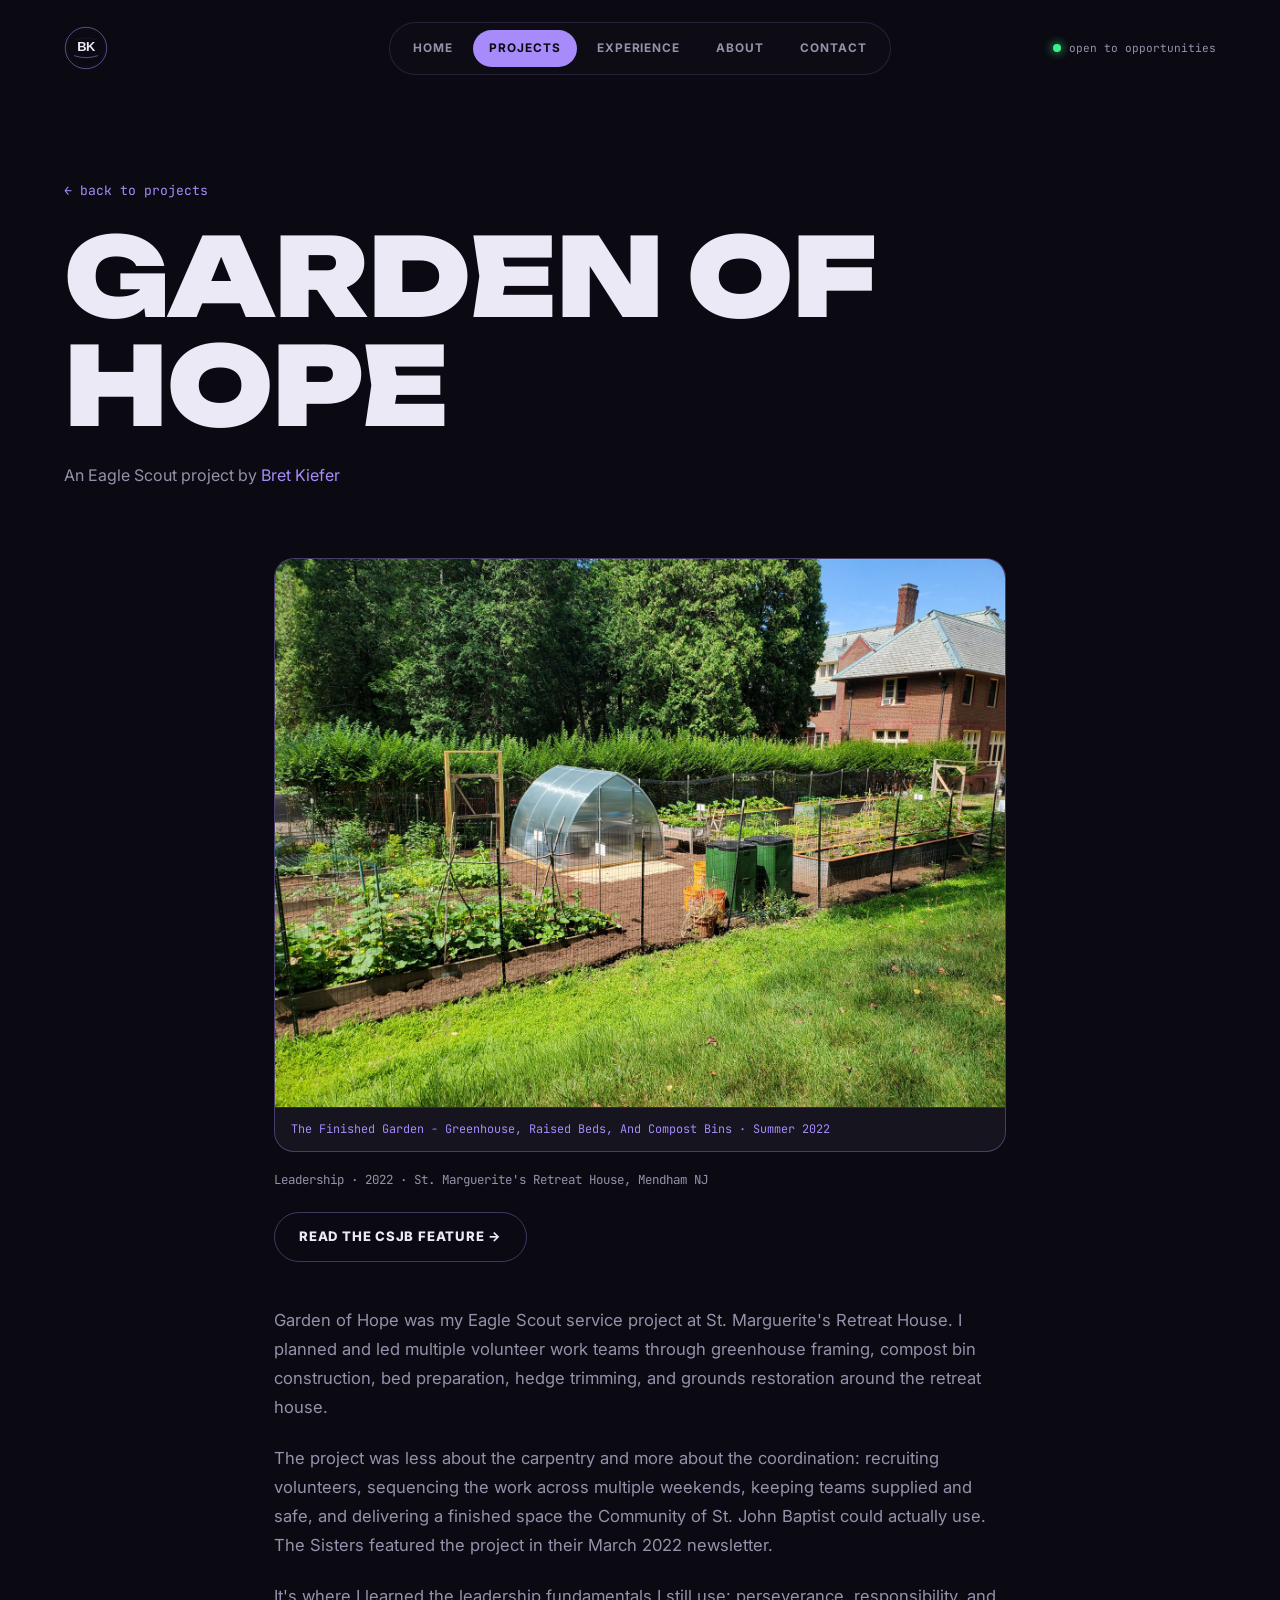
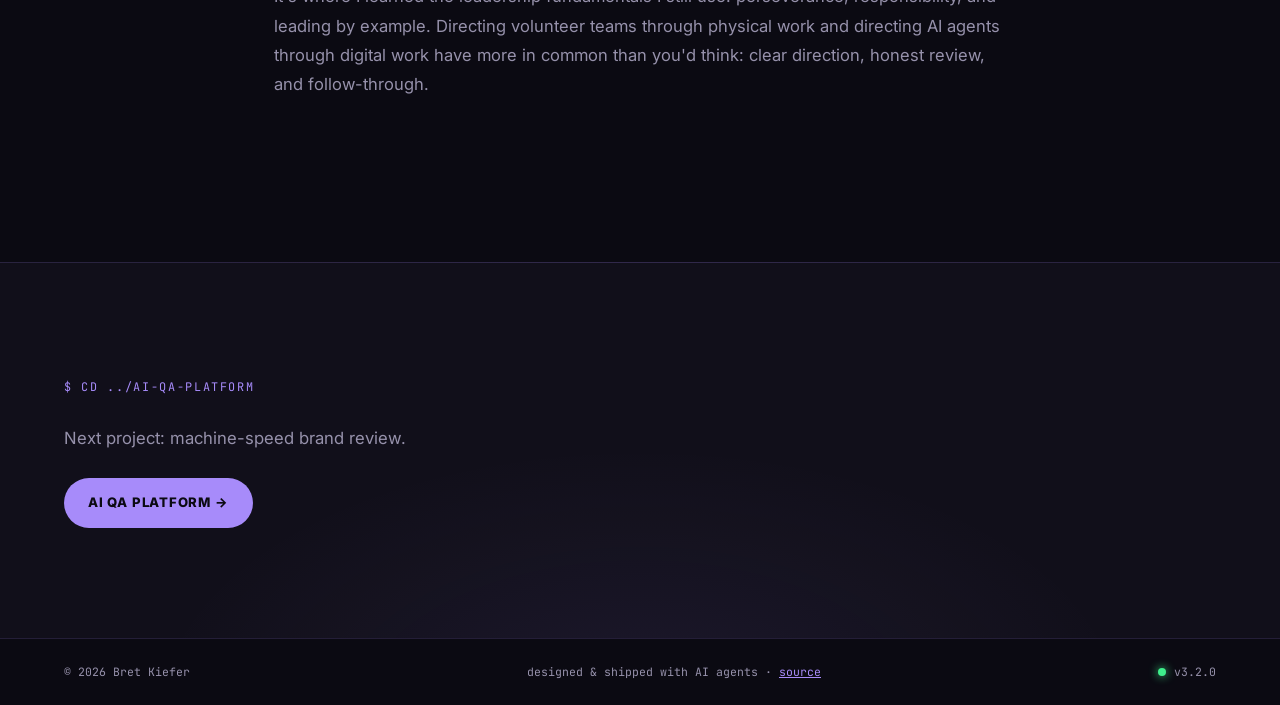
<file: project-garden-of-hope.html>
<!doctype html>
<html lang="en">
  <head>
    <meta charset="utf-8">
    <meta name="viewport" content="width=device-width, initial-scale=1">
    <title>Garden of Hope | Bret Kiefer</title>
    <meta
      name="description"
      content="Garden of Hope. Bret Kiefer's Eagle Scout service project at St. Marguerite's Retreat House, featured by the Community of St. John Baptist."
    >
    <meta property="og:title" content="Garden of Hope | Bret Kiefer">
    <meta property="og:description" content="Eagle Scout service project at St. Marguerite's Retreat House.">
    <meta property="og:type" content="article">
    <link rel="preconnect" href="https://fonts.googleapis.com">
    <link rel="preconnect" href="https://fonts.gstatic.com" crossorigin>
    <link href="https://fonts.googleapis.com/css2?family=Unbounded:wght@500;700;900&family=Instrument+Serif:ital@0;1&family=Inter:wght@400;500;600;700&family=JetBrains+Mono:wght@400;500;700&display=swap" rel="stylesheet">
    <link rel="icon" href="favicon.svg" type="image/svg+xml">
    <link rel="stylesheet" href="styles.css">
  </head>
  <body>
    <header class="site-header">
      <a class="brand" href="index.html" aria-label="Bret Kiefer home">
        <img class="brand-logo" src="assets/bk-logo.svg" alt="BK" width="40" height="40">
      </a>
      <button class="nav-toggle" type="button" aria-label="Toggle navigation" aria-expanded="false">
        <span></span>
        <span></span>
      </button>
      <nav class="site-nav" aria-label="Primary navigation">
        <a href="index.html">Home</a>
        <a href="projects.html" class="active">Projects</a>
        <a href="experience.html">Experience</a>
        <a href="about.html">About</a>
        <a href="contact.html">Contact</a>
      </nav>
      <div class="header-status mono">
        <span class="status-dot" aria-hidden="true"></span>
        <span>open to opportunities</span>
      </div>
    </header>

    <main id="top">
      <section class="page-hero detail-hero">
        <p class="hero-kicker mono reveal"><a class="back-link" href="projects.html">← back to projects</a></p>
        <h1 class="page-title reveal">Garden of Hope</h1>
        <p class="detail-byline reveal">An Eagle Scout project by <a href="about.html">Bret Kiefer</a></p>
      </section>

      <section class="detail" aria-label="Project details">
        <figure class="detail-media reveal">
          <img src="assets/garden-of-hope.jpg" alt="The Garden of Hope - raised beds, greenhouse, and compost bins at St. Marguerite's Retreat House">
          <figcaption class="mono">The Finished Garden - Greenhouse, Raised Beds, And Compost Bins · Summer 2022</figcaption>
        </figure>

        <p class="detail-meta mono">Leadership · 2022 · St. Marguerite's Retreat House, Mendham NJ</p>

        <div class="detail-actions">
          <a class="button outline" href="https://www.csjb.org/newsletter/updates-from-the-sisters-march-2022" target="_blank" rel="noopener">Read the CSJB feature →</a>
        </div>

        <div class="detail-body">
          <p>
            Garden of Hope was my Eagle Scout service project at St. Marguerite's Retreat
            House. I planned and led multiple volunteer work teams through greenhouse
            framing, compost bin construction, bed preparation, hedge trimming, and grounds
            restoration around the retreat house.
          </p>
          <p>
            The project was less about the carpentry and more about the coordination:
            recruiting volunteers, sequencing the work across multiple weekends, keeping
            teams supplied and safe, and delivering a finished space the Community of
            St. John Baptist could actually use. The Sisters featured the project in their
            March 2022 newsletter.
          </p>
          <p>
            It's where I learned the leadership fundamentals I still use: perseverance,
            responsibility, and leading by example. Directing volunteer teams through
            physical work and directing AI agents through digital work have more in common
            than you'd think: clear direction, honest review, and follow-through.
          </p>

          <!--
            MEDIA SLOTS — drop these anywhere inside .detail-body:

            Photo with caption:
            <figure class="detail-media">
              <img src="assets/your-photo.jpg" alt="Description">
              <figcaption class="mono">Your Caption Here</figcaption>
            </figure>

            YouTube embed:
            <div class="media-video">
              <iframe src="https://www.youtube.com/embed/VIDEO_ID" title="Video title"
                allow="accelerometer; autoplay; clipboard-write; encrypted-media; gyroscope; picture-in-picture"
                allowfullscreen></iframe>
            </div>
          -->
        </div>
      </section>

      <section class="next-up" aria-label="Continue">
        <div class="next-up-inner">
          <span class="section-label mono">$ cd ../ai-qa-platform</span>
          <p class="page-next-copy">Next project: machine-speed brand review.</p>
          <a class="button solid" href="project-ai-qa.html">AI QA Platform →</a>
        </div>
      </section>
    </main>

    <footer class="site-footer mono">
      <span>© 2026 Bret Kiefer</span>
      <span class="footer-build">designed &amp; shipped with AI agents · <a href="https://github.com/Bretmkiefer/Kiefer.XYZ" target="_blank" rel="noopener">source</a></span>
      <span class="footer-status"><span class="status-dot" aria-hidden="true"></span> v3.2.0</span>
    </footer>

    <script src="script.js"></script>
  </body>
</html>
</file>
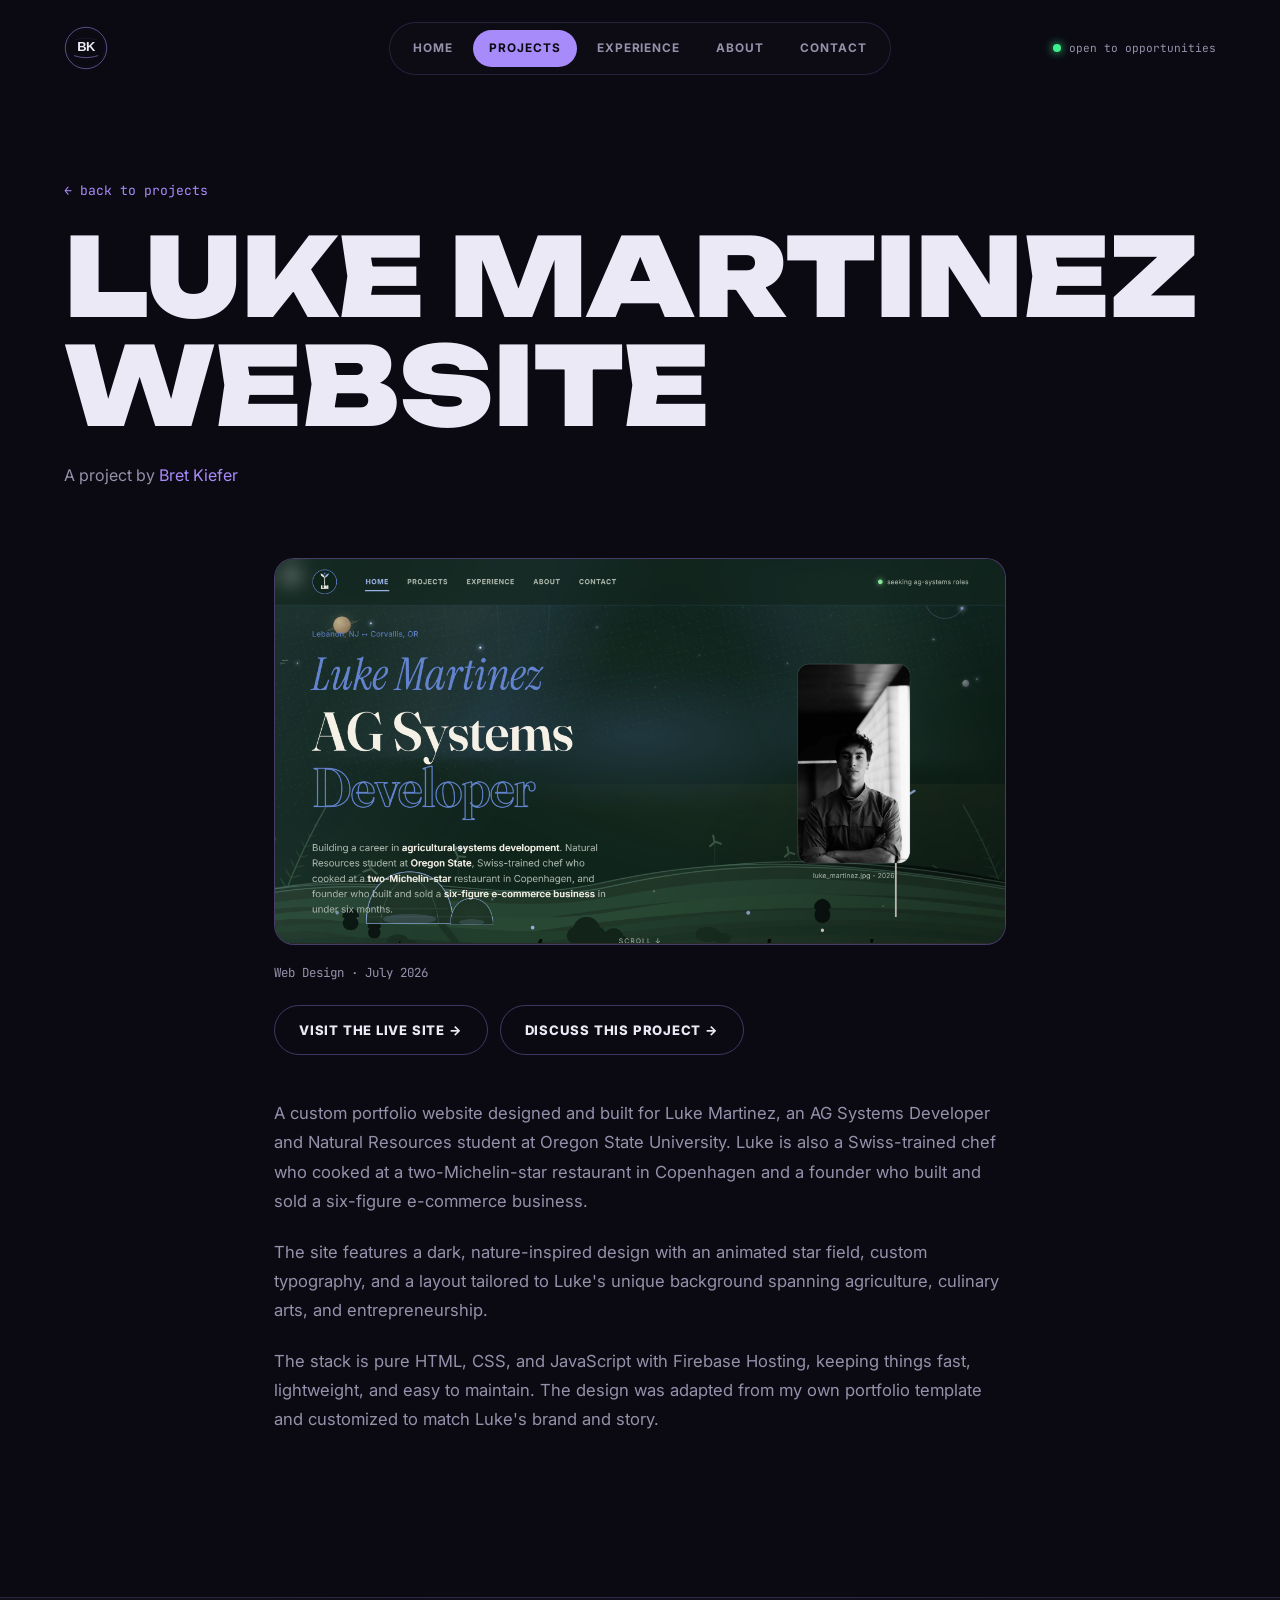
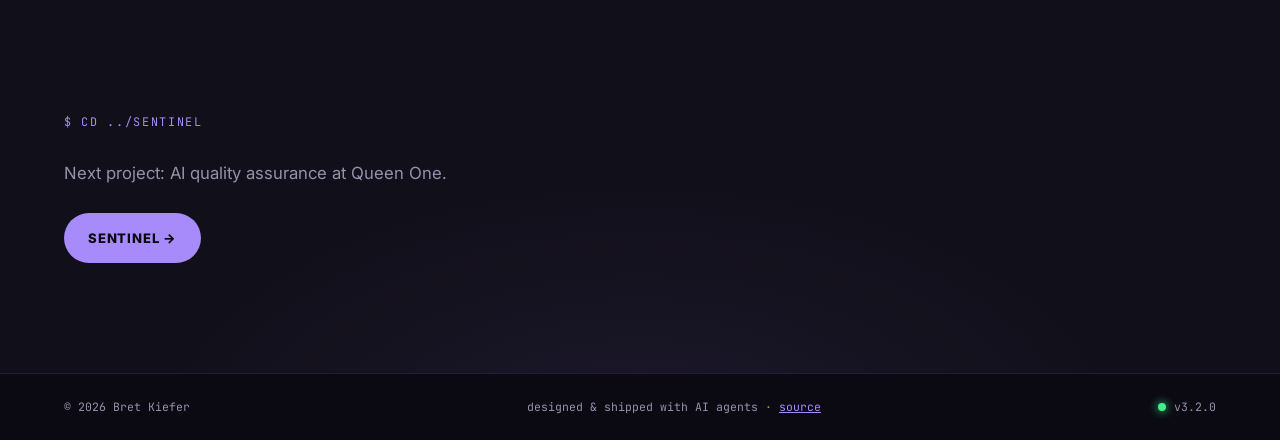
<file: project-luke-martinez.html>
<!doctype html>
<html lang="en">
  <head>
    <meta charset="utf-8">
    <meta name="viewport" content="width=device-width, initial-scale=1">
    <title>Luke Martinez Website | Bret Kiefer</title>
    <meta
      name="description"
      content="Custom portfolio website designed and built for Luke Martinez, an AG Systems Developer and Natural Resources student at Oregon State."
    >
    <meta property="og:title" content="Luke Martinez Website | Bret Kiefer">
    <meta property="og:description" content="Custom portfolio website built for an AG Systems Developer.">
    <meta property="og:type" content="article">
    <link rel="preconnect" href="https://fonts.googleapis.com">
    <link rel="preconnect" href="https://fonts.gstatic.com" crossorigin>
    <link href="https://fonts.googleapis.com/css2?family=Unbounded:wght@500;700;900&family=Instrument+Serif:ital@0;1&family=Inter:wght@400;500;600;700&family=JetBrains+Mono:wght@400;500;700&display=swap" rel="stylesheet">
    <link rel="icon" href="favicon.svg" type="image/svg+xml">
    <link rel="stylesheet" href="styles.css">
  </head>
  <body>
    <header class="site-header">
      <a class="brand" href="index.html" aria-label="Bret Kiefer home">
        <img class="brand-logo" src="assets/bk-logo.svg" alt="BK" width="40" height="40">
      </a>
      <button class="nav-toggle" type="button" aria-label="Toggle navigation" aria-expanded="false">
        <span></span>
        <span></span>
      </button>
      <nav class="site-nav" aria-label="Primary navigation">
        <a href="index.html">Home</a>
        <a href="projects.html" class="active">Projects</a>
        <a href="experience.html">Experience</a>
        <a href="about.html">About</a>
        <a href="contact.html">Contact</a>
      </nav>
      <div class="header-status mono">
        <span class="status-dot" aria-hidden="true"></span>
        <span>open to opportunities</span>
      </div>
    </header>

    <main id="top">
      <section class="page-hero detail-hero">
        <p class="hero-kicker mono reveal"><a class="back-link" href="projects.html">← back to projects</a></p>
        <h1 class="page-title reveal">Luke Martinez Website</h1>
        <p class="detail-byline reveal">A project by <a href="about.html">Bret Kiefer</a></p>
      </section>

      <section class="detail" aria-label="Project details">
        <figure class="detail-media reveal">
          <img src="assets/thumb-luke-martinez.png" alt="Luke Martinez Website cover banner">
        </figure>

        <p class="detail-meta mono">Web Design · July 2026</p>

        <div class="detail-actions">
          <a class="button outline" href="https://luke-martinez-website.web.app/" target="_blank" rel="noopener">Visit the live site →</a>
          <a class="button outline" href="contact.html">Discuss this project →</a>
        </div>

        <div class="detail-body">
          <p>
            A custom portfolio website designed and built for Luke Martinez, an AG Systems
            Developer and Natural Resources student at Oregon State University. Luke is also
            a Swiss-trained chef who cooked at a two-Michelin-star restaurant in Copenhagen
            and a founder who built and sold a six-figure e-commerce business.
          </p>
          <p>
            The site features a dark, nature-inspired design with an animated star field,
            custom typography, and a layout tailored to Luke's unique background spanning
            agriculture, culinary arts, and entrepreneurship.
          </p>
          <p>
            The stack is pure HTML, CSS, and JavaScript with Firebase Hosting, keeping
            things fast, lightweight, and easy to maintain. The design was adapted from my
            own portfolio template and customized to match Luke's brand and story.
          </p>
        </div>
      </section>

      <section class="next-up" aria-label="Continue">
        <div class="next-up-inner">
          <span class="section-label mono">$ cd ../sentinel</span>
          <p class="page-next-copy">Next project: AI quality assurance at Queen One.</p>
          <a class="button solid" href="project-ai-qa.html">Sentinel →</a>
        </div>
      </section>
    </main>

    <footer class="site-footer mono">
      <span>© 2026 Bret Kiefer</span>
      <span class="footer-build">designed &amp; shipped with AI agents · <a href="https://github.com/Bretmkiefer/Kiefer.XYZ" target="_blank" rel="noopener">source</a></span>
      <span class="footer-status"><span class="status-dot" aria-hidden="true"></span> v3.2.0</span>
    </footer>

    <script src="script.js"></script>
  </body>
</html>
</file>
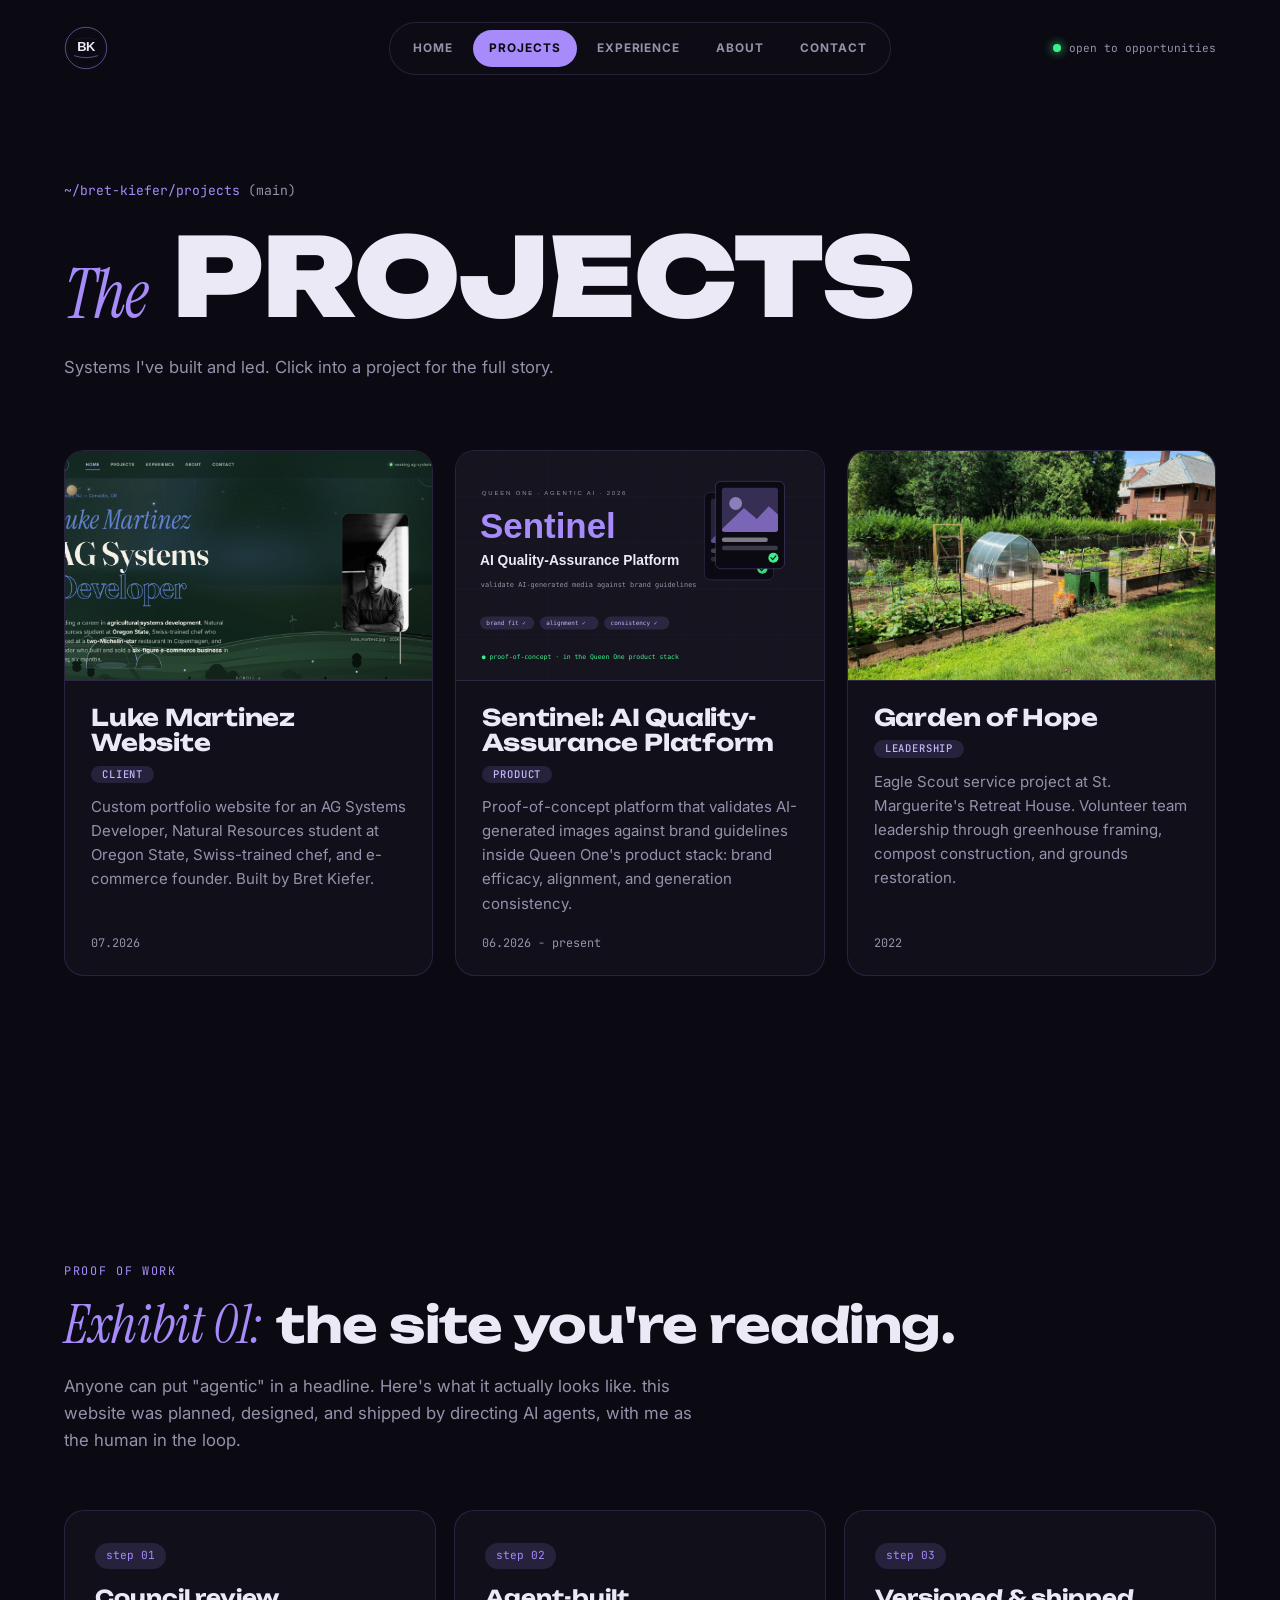
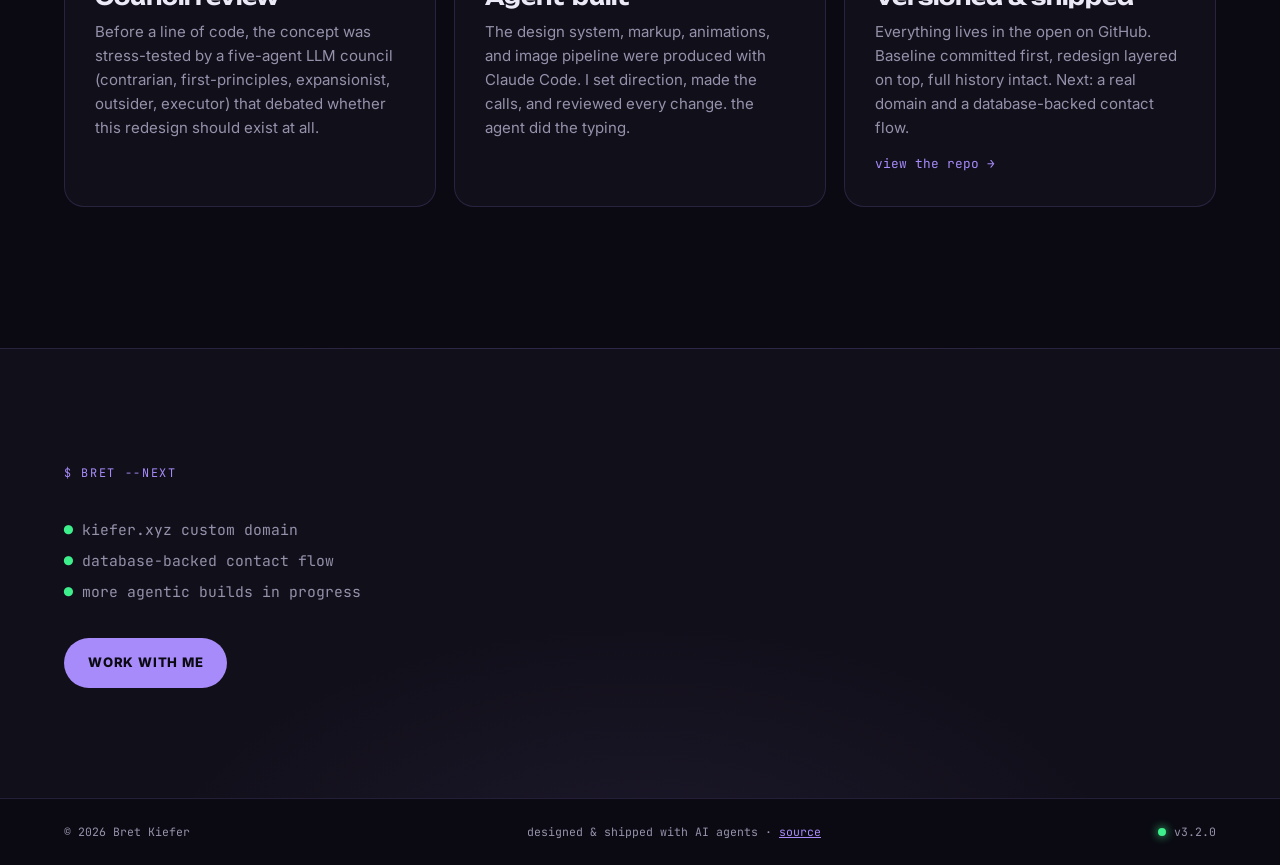
<file: projects.html>
<!doctype html>
<html lang="en">
  <head>
    <meta charset="utf-8">
    <meta name="viewport" content="width=device-width, initial-scale=1">
    <title>Projects | Bret Kiefer</title>
    <meta
      name="description"
      content="Projects by Bret Kiefer: agentic AI systems, quality-assurance platforms, and leadership work."
    >
    <meta name="keywords" content="Bret Kiefer, projects, AI, agentic systems, Sentinel, Garden of Hope, portfolio">
    <meta name="author" content="Bret Kiefer">
    <meta name="robots" content="index, follow">
    <link rel="canonical" href="https://kiefer.xyz/projects.html">
    <meta property="og:title" content="Projects | Bret Kiefer">
    <meta property="og:description" content="Projects by Bret Kiefer: agentic AI systems, quality-assurance platforms, and leadership work.">
    <meta property="og:type" content="website">
    <meta property="og:url" content="https://kiefer.xyz/projects.html">
    <meta property="og:image" content="https://kiefer.xyz/assets/bret-kiefer-profile.png">
    <meta name="twitter:card" content="summary">
    <meta name="twitter:title" content="Projects | Bret Kiefer">
    <meta name="twitter:description" content="Projects by Bret Kiefer: agentic AI systems and leadership work.">
    <link rel="preconnect" href="https://fonts.googleapis.com">
    <link rel="preconnect" href="https://fonts.gstatic.com" crossorigin>
    <link href="https://fonts.googleapis.com/css2?family=Unbounded:wght@500;700;900&family=Instrument+Serif:ital@0;1&family=Inter:wght@400;500;600;700&family=JetBrains+Mono:wght@400;500;700&display=swap" rel="stylesheet">
    <link rel="icon" href="favicon.svg" type="image/svg+xml">
    <link rel="stylesheet" href="styles.css">
  </head>
  <body>
    <header class="site-header">
      <a class="brand" href="index.html" aria-label="Bret Kiefer home">
        <img class="brand-logo" src="assets/bk-logo.svg" alt="BK" width="40" height="40">
      </a>
      <button class="nav-toggle" type="button" aria-label="Toggle navigation" aria-expanded="false">
        <span></span>
        <span></span>
      </button>
      <nav class="site-nav" aria-label="Primary navigation">
        <a href="index.html">Home</a>
        <a href="projects.html" class="active" aria-current="page">Projects</a>
        <a href="experience.html">Experience</a>
        <a href="about.html">About</a>
        <a href="contact.html">Contact</a>
      </nav>
      <div class="header-status mono">
        <span class="status-dot" aria-hidden="true"></span>
        <span>open to opportunities</span>
      </div>
    </header>

    <main id="top">
      <!-- ============ PAGE HERO ============ -->
      <section class="page-hero">
        <p class="hero-kicker mono reveal">~/bret-kiefer/projects <span class="dim">(main)</span></p>
        <h1 class="page-title reveal">
          <span class="serif-italic page-title-accent">The</span> Projects
        </h1>
        <p class="page-sub reveal">
          Systems I've built and led. Click into a project for the full story.
        </p>
      </section>

      <!-- ============ PROJECT CARDS ============ -->
      <section class="pgrid" aria-label="Projects">
        <a class="pcard reveal" href="project-luke-martinez.html">
          <div class="pcard-thumb">
            <img src="assets/thumb-luke-martinez.png" alt="Luke Martinez Website cover">
          </div>
          <div class="pcard-body">
            <h2>Luke Martinez Website <span class="pcard-badge mono">client</span></h2>
            <p>
              Custom portfolio website for an AG Systems Developer, Natural Resources
              student at Oregon State, Swiss-trained chef, and e-commerce founder.
              Built by Bret Kiefer.
            </p>
            <span class="pcard-date mono">07.2026</span>
          </div>
        </a>

        <a class="pcard reveal" href="project-ai-qa.html">
          <div class="pcard-thumb">
            <img src="assets/thumb-qa-platform.svg" alt="Sentinel: AI Quality-Assurance Platform cover">
          </div>
          <div class="pcard-body">
            <h2>Sentinel: AI Quality-Assurance Platform <span class="pcard-badge mono">product</span></h2>
            <p>
              Proof-of-concept platform that validates AI-generated images against brand
              guidelines inside Queen One's product stack: brand efficacy, alignment,
              and generation consistency.
            </p>
            <span class="pcard-date mono">06.2026 - present</span>
          </div>
        </a>

        <a class="pcard reveal" href="project-garden-of-hope.html">
          <div class="pcard-thumb">
            <img src="assets/garden-of-hope.jpg" alt="The Garden of Hope - raised beds, greenhouse, and compost bins at St. Marguerite's Retreat House">
          </div>
          <div class="pcard-body">
            <h2>Garden of Hope <span class="pcard-badge mono">leadership</span></h2>
            <p>
              Eagle Scout service project at St. Marguerite's Retreat House. Volunteer
              team leadership through greenhouse framing, compost construction, and
              grounds restoration.
            </p>
            <span class="pcard-date mono">2022</span>
          </div>
        </a>
      </section>

      <!-- ============ PROOF OF WORK ============ -->
      <section class="proof-section" id="proof" aria-labelledby="proof-title">
        <div class="section-head">
          <span class="section-label mono">proof of work</span>
          <h2 id="proof-title"><span class="serif-italic">Exhibit 01:</span> the site you're reading.</h2>
          <p class="section-sub">
            Anyone can put "agentic" in a headline. Here's what it actually looks like.
            this website was planned, designed, and shipped by directing AI agents, with me as the human in the loop.
          </p>
        </div>
        <div class="proof-grid">
          <article class="proof-card reveal">
            <span class="proof-step mono">step 01</span>
            <h3>Council review</h3>
            <p>
              Before a line of code, the concept was stress-tested by a five-agent LLM
              council (contrarian, first-principles, expansionist, outsider, executor)
              that debated whether this redesign should exist at all.
            </p>
          </article>
          <article class="proof-card reveal">
            <span class="proof-step mono">step 02</span>
            <h3>Agent-built</h3>
            <p>
              The design system, markup, animations, and image pipeline were produced with
              Claude Code. I set direction, made the calls, and reviewed every change.
              the agent did the typing.
            </p>
          </article>
          <article class="proof-card reveal">
            <span class="proof-step mono">step 03</span>
            <h3>Versioned &amp; shipped</h3>
            <p>
              Everything lives in the open on GitHub. Baseline committed first, redesign
              layered on top, full history intact. Next: a real domain and a
              database-backed contact flow.
            </p>
            <a class="text-link mono" href="https://github.com/Bretmkiefer/Kiefer.XYZ" target="_blank" rel="noopener">view the repo →</a>
          </article>
        </div>
      </section>

      <!-- ============ NEXT UP ============ -->
      <section class="next-up" aria-label="What's next">
        <div class="next-up-inner">
          <span class="section-label mono">$ bret --next</span>
          <p class="mono next-lines reveal">
            <span class="t-run">●</span> kiefer.xyz custom domain<br>
            <span class="t-run">●</span> database-backed contact flow<br>
            <span class="t-run">●</span> more agentic builds in progress<span class="type-cursor"> </span>
          </p>
          <a class="button solid" href="contact.html">Work with me</a>
        </div>
      </section>
    </main>

    <footer class="site-footer mono">
      <span>© 2026 Bret Kiefer</span>
      <span class="footer-build">designed &amp; shipped with AI agents · <a href="https://github.com/Bretmkiefer/Kiefer.XYZ" target="_blank" rel="noopener">source</a></span>
      <span class="footer-status"><span class="status-dot" aria-hidden="true"></span> v3.2.0</span>
    </footer>

    <script src="script.js"></script>
  </body>
</html>
</file>
<file: styles.css>
/* ============================================================
   Kiefer.XYZ — dark editorial × agentic design system
   Monumental type in the spirit of about.richielokay.com,
   terminal accents for the agentic identity.
   ============================================================ */

:root {
  --bg: #0b0a12;
  --raised: #110f1a;
  --surface: #16141f;
  --accent: #a78bfa;
  --accent-bright: #c4b5fd;
  --accent-dim: rgba(167, 139, 250, 0.15);
  --text: #ece9f7;
  --muted: #9691ab;
  --line: rgba(167, 139, 250, 0.16);
  --line-bright: rgba(167, 139, 250, 0.34);
  --term-green: #3ef08c;
  --red: #ff5f57;
  --yellow: #febc2e;
  --green: #28c840;
  --font-body: "Inter", system-ui, sans-serif;
  --font-display: "Unbounded", system-ui, sans-serif;
  --font-serif: "Instrument Serif", Georgia, serif;
  --font-mono: "JetBrains Mono", ui-monospace, monospace;
  --radius: 20px;
  --pad-x: clamp(20px, 5vw, 72px);
  --section-pad: clamp(84px, 11vw, 150px);
}

* { box-sizing: border-box; }

html { scroll-behavior: smooth; }

body {
  margin: 0;
  color: var(--text);
  background: var(--bg);
  font-family: var(--font-body);
  line-height: 1.6;
  overflow-x: hidden;
}

img { display: block; max-width: 100%; }
a { color: inherit; }
p, h1, h2, h3 { margin-top: 0; }

.mono { font-family: var(--font-mono); }
.serif { font-family: var(--font-serif); font-weight: 400; }
.serif-italic { font-family: var(--font-serif); font-style: italic; font-weight: 400; color: var(--accent); }
.dim { color: var(--muted); }

::selection { color: var(--bg); background: var(--accent); }

/* ---------- header: floating pill nav ---------- */

.site-header {
  position: fixed;
  top: 0;
  left: 0;
  right: 0;
  z-index: 40;
  display: grid;
  grid-template-columns: 1fr auto 1fr;
  align-items: center;
  padding: 22px var(--pad-x);
  pointer-events: none;
}

.brand, .site-nav, .nav-toggle, .header-status { pointer-events: auto; }

.brand {
  display: inline-grid;
  place-items: center;
  width: 44px;
  height: 44px;
  text-decoration: none;
  border-radius: 999px;
  transition: transform 0.25s ease, box-shadow 0.25s ease;
  overflow: hidden;
}

.brand:hover { transform: rotate(-8deg) scale(1.05); box-shadow: 0 0 30px rgba(167, 139, 250, 0.35); }

.brand-logo { width: 44px; height: 44px; border-radius: 999px; }

.site-nav {
  display: flex;
  justify-content: center;
  gap: 4px;
  padding: 7px;
  background: rgba(16, 14, 24, 0.66);
  border: 1px solid var(--line);
  border-radius: 999px;
  backdrop-filter: blur(16px);
  -webkit-backdrop-filter: blur(16px);
}

.site-nav a {
  padding: 9px 16px;
  color: var(--muted);
  font-size: 0.74rem;
  font-weight: 700;
  letter-spacing: 0.08em;
  text-transform: uppercase;
  text-decoration: none;
  border-radius: 999px;
  transition: color 0.2s, background 0.2s;
}

.site-nav a:hover { color: var(--accent-bright); }
.site-nav a.active { color: var(--bg); background: var(--accent); }

.header-status {
  display: flex;
  gap: 8px;
  align-items: center;
  justify-self: end;
  color: var(--muted);
  font-size: 0.7rem;
}

.status-dot {
  width: 8px;
  height: 8px;
  background: var(--term-green);
  border-radius: 50%;
  box-shadow: 0 0 10px var(--term-green);
  animation: pulse 2.4s ease-in-out infinite;
}

.nav-toggle {
  display: none;
  justify-self: end;
  width: 46px;
  height: 46px;
  padding: 0;
  background: var(--accent);
  border: 0;
  border-radius: 999px;
  cursor: pointer;
}

.nav-toggle span {
  display: block;
  width: 16px;
  height: 2px;
  margin: 4px auto;
  background: var(--bg);
  transition: transform 0.25s;
}

.site-header.open .nav-toggle span:first-child { transform: translateY(3px) rotate(45deg); }
.site-header.open .nav-toggle span:last-child { transform: translateY(-3px) rotate(-45deg); }

/* ---------- hero: monumental type ---------- */

.hero {
  position: relative;
  display: flex;
  flex-direction: column;
  justify-content: center;
  min-height: 100vh;
  padding: 120px var(--pad-x) 72px;
  background:
    radial-gradient(900px 500px at 85% -10%, rgba(167, 139, 250, 0.07), transparent 70%),
    var(--bg);
}

.hero-kicker {
  margin-bottom: clamp(14px, 2vw, 22px);
  color: var(--accent);
  font-size: 0.82rem;
}

.hero-name {
  margin-bottom: clamp(4px, 1vw, 10px);
  color: var(--accent);
  font-size: clamp(2.4rem, 6vw, 5rem);
  font-style: italic;
  line-height: 1;
}

.hero-title {
  margin: 0 0 clamp(28px, 4vw, 44px);
  font-family: var(--font-display);
  font-weight: 900;
  font-size: clamp(3rem, 11.2vw, 10.2rem);
  line-height: 1.02;
  letter-spacing: -0.01em;
  text-transform: uppercase;
}

.hero-line { display: block; }

.hero-line-outline {
  color: transparent;
  -webkit-text-stroke: 2px var(--accent);
  text-stroke: 2px var(--accent);
}

.hero-foot {
  display: flex;
  flex-wrap: wrap;
  gap: 24px 48px;
  align-items: center;
  justify-content: space-between;
}

.hero-lede {
  max-width: 520px;
  margin: 0;
  color: var(--muted);
  font-size: clamp(1rem, 1.3vw, 1.15rem);
}

.hero-lede strong { color: var(--text); font-weight: 600; }

.hero-actions { display: flex; flex-wrap: wrap; gap: 12px; }

.button {
  display: inline-flex;
  align-items: center;
  justify-content: center;
  gap: 10px;
  min-height: 50px;
  padding: 13px 24px;
  font-size: 0.82rem;
  font-weight: 800;
  letter-spacing: 0.06em;
  text-decoration: none;
  text-transform: uppercase;
  border-radius: 999px;
  transition: transform 0.2s, box-shadow 0.2s, background 0.2s, color 0.2s, border-color 0.2s;
}

.button.solid {
  color: var(--bg);
  background: var(--accent);
}

.button.solid:hover {
  transform: translateY(-2px);
  background: var(--accent-bright);
  box-shadow: 0 12px 40px rgba(167, 139, 250, 0.25);
}

.button.outline {
  color: var(--text);
  border: 1px solid var(--line-bright);
}

.button.outline:hover { color: var(--accent); border-color: var(--accent); transform: translateY(-2px); }

.scroll-hint {
  position: absolute;
  bottom: 26px;
  left: 50%;
  color: var(--muted);
  font-size: 0.72rem;
  letter-spacing: 0.18em;
  text-decoration: none;
  text-transform: uppercase;
  transform: translateX(-50%);
  animation: bob 2.2s ease-in-out infinite;
}

/* ---------- terminal band ---------- */

.terminal-band {
  border-top: 1px solid var(--line);
  border-bottom: 1px solid var(--line);
  background: var(--raised);
}

.terminal-band-inner {
  display: grid;
  grid-template-columns: minmax(0, 0.9fr) minmax(340px, 1.1fr);
  gap: clamp(36px, 6vw, 90px);
  align-items: center;
  max-width: 1280px;
  margin: 0 auto;
  padding: var(--section-pad) var(--pad-x);
}

.terminal-intro h2 {
  margin-bottom: 16px;
  font-size: clamp(2.4rem, 4.5vw, 4rem);
  line-height: 1;
}

.terminal-intro p { max-width: 460px; color: var(--muted); }

.terminal {
  overflow: hidden;
  background: #08070f;
  border: 1px solid var(--line-bright);
  border-radius: var(--radius);
  box-shadow: 0 30px 80px rgba(0, 0, 0, 0.6), 0 0 50px rgba(62, 240, 140, 0.05);
}

.terminal-bar {
  display: flex;
  align-items: center;
  gap: 7px;
  padding: 12px 14px;
  background: rgba(167, 139, 250, 0.06);
  border-bottom: 1px solid var(--line);
}

.t-dot { width: 11px; height: 11px; border-radius: 50%; }
.t-dot.red { background: var(--red); }
.t-dot.yellow { background: var(--yellow); }
.t-dot.green { background: var(--green); }

.terminal-title { margin: 0 auto; color: var(--muted); font-size: 0.72rem; }

.terminal-body {
  min-height: 322px;
  padding: 20px 22px;
  font-size: 0.84rem;
  line-height: 1.9;
  white-space: pre-wrap;
}

.terminal-body .t-prompt { color: var(--term-green); }
.terminal-body .t-key { color: var(--accent); }
.terminal-body .t-dim { color: var(--muted); }
.terminal-body .t-run { color: var(--term-green); }

.type-cursor {
  display: inline-block;
  width: 8px;
  margin-left: 2px;
  background: var(--term-green);
  animation: blink 1s steps(1) infinite;
}

/* ---------- principles 01-03 ---------- */

.principles {
  display: grid;
  grid-template-columns: repeat(3, 1fr);
}

.principles article {
  min-height: 400px;
  padding: clamp(30px, 5vw, 58px);
  border-right: 1px solid var(--line);
  border-bottom: 1px solid var(--line);
  transition: background 0.3s;
}

.principles article:last-child { border-right: 0; }
.principles article:hover { background: var(--raised); }

.number {
  display: inline-block;
  margin-bottom: 34px;
  color: var(--accent);
  font-size: 0.85rem;
  font-weight: 700;
}

.principles h2 {
  margin-bottom: 18px;
  font-size: clamp(2.6rem, 5vw, 4.4rem);
  line-height: 0.95;
}

.principles p { max-width: 400px; color: var(--muted); }

/* ---------- shared section chrome ---------- */

.proof-section,
.work-section,
.experience-section,
.education-section {
  max-width: 1280px;
  margin: 0 auto;
  padding: var(--section-pad) var(--pad-x);
}

.section-head { margin-bottom: clamp(36px, 5vw, 56px); }

.section-head.row {
  display: flex;
  flex-wrap: wrap;
  gap: 18px;
  align-items: flex-end;
  justify-content: space-between;
}

.section-label {
  display: inline-block;
  margin-bottom: 14px;
  color: var(--accent);
  font-size: 0.74rem;
  letter-spacing: 0.14em;
  text-transform: uppercase;
}

h2 {
  margin-bottom: 18px;
  font-family: var(--font-display);
  font-size: clamp(1.9rem, 3.8vw, 3.2rem);
  font-weight: 700;
  line-height: 1.1;
  letter-spacing: -0.01em;
}

h2 .serif-italic { font-size: 1.12em; }

h3 {
  margin-bottom: 10px;
  font-family: var(--font-display);
  font-size: clamp(1.05rem, 1.6vw, 1.3rem);
  font-weight: 700;
  line-height: 1.25;
}

.section-sub { max-width: 640px; color: var(--muted); font-size: 1.05rem; }

.text-link {
  display: inline-block;
  margin-top: 14px;
  color: var(--accent);
  font-size: 0.8rem;
  text-decoration: none;
  border-bottom: 1px solid transparent;
  transition: border-color 0.2s;
}

.text-link:hover { border-bottom-color: var(--accent); }

/* ---------- proof cards ---------- */

.proof-grid {
  display: grid;
  grid-template-columns: repeat(3, 1fr);
  gap: 18px;
}

.proof-card {
  padding: 30px;
  background: var(--raised);
  border: 1px solid var(--line);
  border-radius: var(--radius);
  transition: transform 0.25s, border-color 0.25s, box-shadow 0.25s;
}

.proof-card:hover,
.work-card:hover {
  transform: translateY(-5px);
  border-color: var(--line-bright);
  box-shadow: 0 18px 50px rgba(0, 0, 0, 0.45);
}

.proof-step {
  display: inline-block;
  margin-bottom: 16px;
  padding: 4px 11px;
  color: var(--accent);
  font-size: 0.7rem;
  background: var(--accent-dim);
  border-radius: 999px;
}

.proof-card p { margin-bottom: 0; color: var(--muted); font-size: 0.94rem; }

/* ---------- work cards ---------- */

.work-grid {
  display: grid;
  grid-template-columns: repeat(2, 1fr);
  gap: 18px;
}

.work-card {
  position: relative;
  display: flex;
  flex-direction: column;
  min-height: 280px;
  padding: 30px;
  overflow: hidden;
  background: var(--raised);
  border: 1px solid var(--line);
  border-radius: var(--radius);
  transition: transform 0.25s, border-color 0.25s, box-shadow 0.25s;
}

.work-card.featured {
  background: linear-gradient(140deg, rgba(167, 139, 250, 0.1), transparent 55%), var(--raised);
  border-color: var(--line-bright);
}

.work-card.wide { grid-column: span 2; }

.work-card.wide p { max-width: 760px; }

/* featured card spans a full row, so an even-positioned last card
   would otherwise sit alone at half width */
.work-grid .work-card:nth-child(even):last-child { grid-column: span 2; }

.work-card-tag {
  display: inline-block;
  align-self: flex-start;
  margin-bottom: 16px;
  padding: 4px 11px;
  color: var(--accent);
  font-size: 0.7rem;
  background: var(--accent-dim);
  border-radius: 999px;
}

.work-card p { color: var(--muted); font-size: 0.94rem; }
.work-card-foot { margin-top: auto; color: var(--muted); font-size: 0.74rem; }

.work-card.photo-card { justify-content: flex-end; min-height: 320px; padding: 0; }

.photo-card img {
  position: absolute;
  inset: 0;
  width: 100%;
  height: 100%;
  object-fit: cover;
  transition: transform 0.6s ease;
}

.photo-card:hover img { transform: scale(1.05); }

.photo-card-overlay {
  position: relative;
  z-index: 1;
  padding: 30px;
  background: linear-gradient(transparent, rgba(11, 10, 18, 0.9));
}

.photo-card-overlay h3 { margin-bottom: 0; }

/* ---------- experience ---------- */

.xp-list { border-top: 1px solid var(--line); }

.xp-row {
  display: grid;
  grid-template-columns: 48px 84px minmax(0, 1fr) 150px;
  gap: 26px;
  align-items: center;
  padding: 36px 0;
  border-bottom: 1px solid var(--line);
  transition: background 0.25s, padding 0.25s;
}

.xp-row:hover { background: rgba(167, 139, 250, 0.03); }

.xp-index { color: var(--accent); font-size: 0.78rem; }

.xp-logo {
  display: grid;
  place-items: center;
  width: 72px;
  height: 72px;
  overflow: hidden;
  background: var(--surface);
  border: 1px solid var(--line);
  border-radius: 50%;
}

.xp-logo img { width: 100%; height: 100%; object-fit: cover; }
.xp-logo.dark { padding: 16px; background: #000; }
.xp-logo.dark img { object-fit: contain; }

.xp-main h3 { margin-bottom: 4px; }

.xp-role {
  margin-bottom: 10px;
  color: var(--accent);
  font-size: 0.72rem;
  letter-spacing: 0.08em;
  text-transform: uppercase;
}

.xp-main p:last-child { max-width: 640px; margin-bottom: 0; color: var(--muted); font-size: 0.94rem; }

.xp-row time { color: var(--muted); font-size: 0.76rem; text-align: right; }

/* ---------- marquee bands ---------- */

.marquee-band {
  overflow: hidden;
  padding: clamp(20px, 3vw, 34px) 0;
  border-top: 1px solid var(--line);
  border-bottom: 1px solid var(--line);
  background: var(--raised);
}

.marquee-track {
  display: flex;
  width: max-content;
  white-space: nowrap;
  animation: marquee 30s linear infinite;
}

.marquee-track.display span {
  font-family: var(--font-display);
  font-size: clamp(1.6rem, 4vw, 3.6rem);
  font-weight: 700;
  color: var(--accent);
  text-transform: uppercase;
}

/* ---------- about ---------- */

.about-section {
  border-top: 1px solid var(--line);
  background: var(--bg);
}

.about-grid {
  display: grid;
  grid-template-columns: minmax(0, 1.15fr) minmax(260px, 0.85fr);
  gap: clamp(36px, 6vw, 90px);
  align-items: center;
  max-width: 1280px;
  margin: 0 auto;
  padding: var(--section-pad) var(--pad-x);
}

.about-copy p { max-width: 620px; color: var(--muted); font-size: 1.05rem; }

.about-facts {
  display: grid;
  grid-template-columns: repeat(2, 1fr);
  gap: 12px;
  margin-top: 30px;
}

.fact {
  display: flex;
  flex-direction: column;
  gap: 4px;
  padding: 16px 18px;
  background: var(--raised);
  border: 1px solid var(--line);
  border-radius: 14px;
}

.fact-key { color: var(--accent); font-size: 0.68rem; letter-spacing: 0.12em; text-transform: uppercase; }
.fact-val { font-size: 0.88rem; }

.about-media { margin: 0; }

.about-media img {
  width: 100%;
  aspect-ratio: 4 / 5;
  object-fit: cover;
  border: 1px solid var(--line-bright);
  border-radius: var(--radius);
  filter: grayscale(100%) contrast(1.05);
  transition: filter 0.4s ease;
}

.about-media:hover img { filter: grayscale(0%); }

.about-media figcaption { margin-top: 12px; color: var(--muted); font-size: 0.72rem; }

/* ---------- education ---------- */

.edu-list { border-top: 1px solid var(--line); }

.edu-row {
  display: grid;
  grid-template-columns: minmax(0, 1fr) auto;
  gap: 20px;
  align-items: center;
  padding: 28px 0;
  border-bottom: 1px solid var(--line);
}

.edu-row h3 { margin-bottom: 4px; font-size: 1.02rem; }
.edu-row p { margin-bottom: 0; color: var(--muted); font-size: 0.92rem; }
.edu-row time { color: var(--muted); font-size: 0.76rem; }

/* ---------- contact ---------- */

.contact-section {
  border-top: 1px solid var(--line);
  background:
    radial-gradient(800px 420px at 50% 115%, rgba(167, 139, 250, 0.09), transparent 70%),
    var(--raised);
}

.talk-marquee {
  overflow: hidden;
  padding: clamp(22px, 3.5vw, 40px) 0;
  color: var(--accent);
  border-bottom: 1px solid var(--line);
}

.talk-marquee span {
  font-size: clamp(3rem, 8.5vw, 8.5rem);
  font-style: italic;
  line-height: 0.95;
}

.contact-inner {
  display: grid;
  grid-template-columns: minmax(0, 1fr) minmax(300px, 480px);
  gap: clamp(36px, 6vw, 90px);
  max-width: 1280px;
  margin: 0 auto;
  padding: var(--section-pad) var(--pad-x);
}

.contact-copy p { max-width: 480px; color: var(--muted); font-size: 1.05rem; }

.contact-links {
  display: flex;
  flex-direction: column;
  gap: 12px;
  margin-top: 28px;
}

.contact-links a {
  color: var(--text);
  font-size: 0.88rem;
  text-decoration: none;
  transition: color 0.2s;
}

.contact-links a:hover { color: var(--accent); }

.contact-form {
  display: grid;
  overflow: hidden;
  background: #08070f;
  border: 1px solid var(--line-bright);
  border-radius: var(--radius);
}

.form-bar {
  display: flex;
  align-items: center;
  gap: 8px;
  padding: 12px 16px;
  color: var(--muted);
  font-size: 0.74rem;
  background: rgba(167, 139, 250, 0.06);
  border-bottom: 1px solid var(--line);
}

.contact-form label { display: grid; gap: 6px; padding: 14px 18px 0; }

.contact-form label span { color: var(--accent); font-size: 0.72rem; }

.contact-form input,
.contact-form textarea {
  width: 100%;
  padding: 11px 13px;
  color: var(--text);
  font: inherit;
  font-size: 0.92rem;
  background: var(--surface);
  border: 1px solid var(--line);
  border-radius: 10px;
  outline: 0;
  resize: vertical;
  transition: border-color 0.2s, box-shadow 0.2s;
}

.contact-form input:focus,
.contact-form textarea:focus {
  border-color: var(--accent);
  box-shadow: 0 0 0 3px rgba(167, 139, 250, 0.14);
}

.contact-form input::placeholder,
.contact-form textarea::placeholder { color: rgba(150, 144, 127, 0.5); }

.contact-form button {
  justify-self: start;
  margin: 18px;
  border: 0;
  cursor: pointer;
  font-family: var(--font-body);
}

/* ---------- home hero grid (copy + portrait) ---------- */

.home-hero-grid {
  display: grid;
  grid-template-columns: minmax(0, 1.25fr) minmax(260px, 0.75fr);
  gap: clamp(36px, 6vw, 90px);
  align-items: center;
  width: 100%;
  max-width: 1280px;
  margin: 0 auto;
}

.home-hero .hero-title { font-size: clamp(2.8rem, 7.4vw, 7rem); }

.home-hero .hero-lede { margin-top: clamp(20px, 3vw, 32px); }

.home-portrait { justify-self: center; text-align: center; }

/* full frame, never cropped or pushed below the fold */
.home-portrait img {
  width: auto;
  max-width: 100%;
  height: clamp(320px, 52vh, 520px);
  aspect-ratio: auto;
  object-fit: contain;
}

/* ---------- shared page helpers ---------- */

.page-list { padding-top: 0; }

.page-about .about-grid { padding-top: 0; }

/* the Pyrenees shot is 3:4 — let it breathe uncropped, full color */
.page-about .about-media img { aspect-ratio: auto; filter: none; }

.page-about .about-media figcaption { color: var(--accent); }

.page-about { border-top: 0; }

.page-contact { border-top: 0; padding-top: clamp(96px, 14vh, 130px); }

.page-next-copy {
  max-width: 460px;
  margin: 14px 0 26px;
  color: var(--muted);
  font-size: 1.05rem;
}

/* ---------- project cards ---------- */

.pgrid {
  display: grid;
  grid-template-columns: repeat(auto-fit, minmax(320px, 1fr));
  gap: 22px;
  max-width: 1280px;
  margin: 0 auto;
  padding: 0 var(--pad-x) var(--section-pad);
}

.pcard {
  display: flex;
  flex-direction: column;
  overflow: hidden;
  text-decoration: none;
  background: var(--raised);
  border: 1px solid var(--line);
  border-radius: var(--radius);
  transition: transform 0.25s, border-color 0.25s, box-shadow 0.25s;
}

.pcard:hover {
  transform: translateY(-5px);
  border-color: var(--line-bright);
  box-shadow: 0 18px 50px rgba(0, 0, 0, 0.45);
}

.pcard-thumb {
  overflow: hidden;
  border-bottom: 1px solid var(--line);
  aspect-ratio: 8 / 5;
  background: var(--surface);
}

.pcard-thumb img {
  width: 100%;
  height: 100%;
  object-fit: cover;
  transition: transform 0.5s ease;
}

.pcard:hover .pcard-thumb img { transform: scale(1.03); }

.pcard-body {
  display: flex;
  flex: 1;
  flex-direction: column;
  padding: 24px 26px 22px;
}

.pcard-body h2 {
  display: flex;
  flex-wrap: wrap;
  gap: 10px;
  align-items: center;
  margin-bottom: 12px;
  font-size: clamp(1.15rem, 1.8vw, 1.5rem);
}

.pcard-badge {
  padding: 3px 11px;
  color: var(--accent-bright);
  font-size: 0.66rem;
  font-weight: 500;
  letter-spacing: 0.08em;
  text-transform: uppercase;
  background: var(--accent-dim);
  border-radius: 999px;
}

.pcard-body p { margin-bottom: 18px; color: var(--muted); font-size: 0.94rem; }

.pcard-date { margin-top: auto; color: var(--muted); font-size: 0.74rem; }

/* ---------- project detail pages ---------- */

.detail-hero { padding-bottom: clamp(24px, 4vw, 40px); }

.back-link {
  color: var(--accent);
  text-decoration: none;
  transition: opacity 0.2s;
}

.back-link:hover { opacity: 0.75; }

.detail-byline { margin: 0; color: var(--muted); font-size: 1rem; }

.detail-byline a { color: var(--accent); text-decoration: none; }
.detail-byline a:hover { text-decoration: underline; }

.detail {
  max-width: 860px;
  margin: 0 auto;
  padding: 0 var(--pad-x) var(--section-pad);
}

.detail-media {
  margin: 0 0 18px;
  overflow: hidden;
  border: 1px solid var(--line-bright);
  border-radius: var(--radius);
  background: var(--surface);
}

.detail-media img { width: 100%; display: block; }

.detail-media figcaption {
  padding: 12px 16px;
  color: var(--accent);
  font-size: 0.74rem;
  border-top: 1px solid var(--line);
}

.detail-meta { margin: 0 0 22px; color: var(--muted); font-size: 0.78rem; }

.detail-actions {
  display: flex;
  flex-wrap: wrap;
  gap: 12px;
  margin-bottom: clamp(28px, 4vw, 44px);
}

.detail-body p {
  margin-bottom: 22px;
  color: var(--muted);
  font-size: 1.04rem;
  line-height: 1.75;
}

.detail-body p strong { color: var(--text); }

.detail-body .detail-media { margin: 30px 0; }

.media-video {
  position: relative;
  aspect-ratio: 16 / 9;
  margin: 30px 0;
  overflow: hidden;
  border: 1px solid var(--line-bright);
  border-radius: var(--radius);
  background: #08070f;
}

.media-video iframe {
  position: absolute;
  inset: 0;
  width: 100%;
  height: 100%;
  border: 0;
}

/* ---------- projects page ---------- */

.page-hero {
  max-width: 1280px;
  margin: 0 auto;
  padding: clamp(150px, 20vh, 210px) var(--pad-x) clamp(40px, 6vw, 70px);
}

.page-title {
  margin: 10px 0 22px;
  font-family: var(--font-display);
  font-size: clamp(2.8rem, 8.5vw, 7.5rem);
  font-weight: 900;
  line-height: 1;
  letter-spacing: -0.01em;
  text-transform: uppercase;
}

.page-title-accent {
  font-size: 0.62em;
  text-transform: none;
}

.page-sub {
  max-width: 560px;
  margin: 0;
  color: var(--muted);
  font-size: clamp(1rem, 1.3vw, 1.15rem);
}

.next-up {
  border-top: 1px solid var(--line);
  background:
    radial-gradient(700px 380px at 50% 120%, rgba(167, 139, 250, 0.08), transparent 70%),
    var(--raised);
}

.next-up-inner {
  max-width: 1280px;
  margin: 0 auto;
  padding: clamp(64px, 9vw, 110px) var(--pad-x);
}

.next-lines {
  margin: 18px 0 30px;
  color: var(--muted);
  font-size: 0.92rem;
  line-height: 2.1;
}

.next-lines .t-run { color: var(--term-green); }

/* ---------- footer ---------- */

.site-footer {
  display: flex;
  flex-wrap: wrap;
  gap: 14px 28px;
  align-items: center;
  justify-content: space-between;
  padding: 24px var(--pad-x);
  color: var(--muted);
  font-size: 0.72rem;
  border-top: 1px solid var(--line);
}

.site-footer a { color: var(--accent); }
.footer-status { display: flex; align-items: center; gap: 8px; }

/* ---------- animation primitives ---------- */

.reveal {
  opacity: 0;
  transform: translateY(26px);
  transition: opacity 0.75s ease, transform 0.75s ease;
}

.reveal.visible { opacity: 1; transform: translateY(0); }

@keyframes blink { 50% { opacity: 0; } }

@keyframes pulse {
  0%, 100% { opacity: 1; box-shadow: 0 0 10px var(--term-green); }
  50% { opacity: 0.55; box-shadow: 0 0 4px var(--term-green); }
}

@keyframes marquee {
  from { transform: translateX(0); }
  to { transform: translateX(-50%); }
}

@keyframes bob {
  0%, 100% { transform: translate(-50%, 0); }
  50% { transform: translate(-50%, 7px); }
}

@media (prefers-reduced-motion: reduce) {
  html { scroll-behavior: auto; }

  .reveal { opacity: 1; transform: none; transition: none; }

  .marquee-track, .status-dot, .scroll-hint, .type-cursor { animation: none; }

  *, *::before, *::after {
    transition-duration: 0.01ms !important;
    animation-duration: 0.01ms !important;
  }
}

/* ---------- responsive ---------- */

@media (max-width: 1020px) {
  .header-status { display: none; }

  .site-header { grid-template-columns: auto 1fr auto; }

  .terminal-band-inner, .about-grid, .contact-inner { grid-template-columns: 1fr; }

  .principles { grid-template-columns: 1fr; }
  .principles article { min-height: 0; border-right: 0; }

  .proof-grid { grid-template-columns: 1fr; }
  .work-grid { grid-template-columns: 1fr; }
  .work-card.wide { grid-column: auto; }

  .xp-row { grid-template-columns: 40px 72px minmax(0, 1fr); }
  .xp-row time { grid-column: 3; text-align: left; }
}

@media (max-width: 720px) {
  .site-header { padding: 14px 16px; }

  .site-nav {
    position: fixed;
    top: 78px;
    right: 16px;
    left: 16px;
    display: none;
    flex-direction: column;
    align-items: stretch;
    border-radius: 22px;
    background: rgba(11, 10, 18, 0.94);
  }

  .site-header.open .site-nav { display: flex; }

  .site-nav a { text-align: center; }

  .nav-toggle { display: block; }

  .hero { padding-top: 110px; }

  .hero-title { font-size: clamp(2.6rem, 14.5vw, 5rem); }

  .hero-line-outline { -webkit-text-stroke-width: 1.5px; }

  .hero-foot { flex-direction: column; align-items: flex-start; }

  .hero-actions { width: 100%; }
  .hero-actions .button { flex: 1 1 100%; }

  .scroll-hint { display: none; }

  .terminal-body { min-height: 280px; font-size: 0.76rem; }

  .about-facts { grid-template-columns: 1fr; }

  .xp-row { grid-template-columns: minmax(0, 1fr); gap: 12px; }
  .xp-index { display: none; }
  .xp-row time { grid-column: 1; }

  .home-hero-grid { grid-template-columns: 1fr; }
  .home-portrait img { height: clamp(280px, 42vh, 420px); }

  .edu-row { grid-template-columns: 1fr; gap: 8px; }

  .site-footer { flex-direction: column; align-items: flex-start; }
}
</file>
